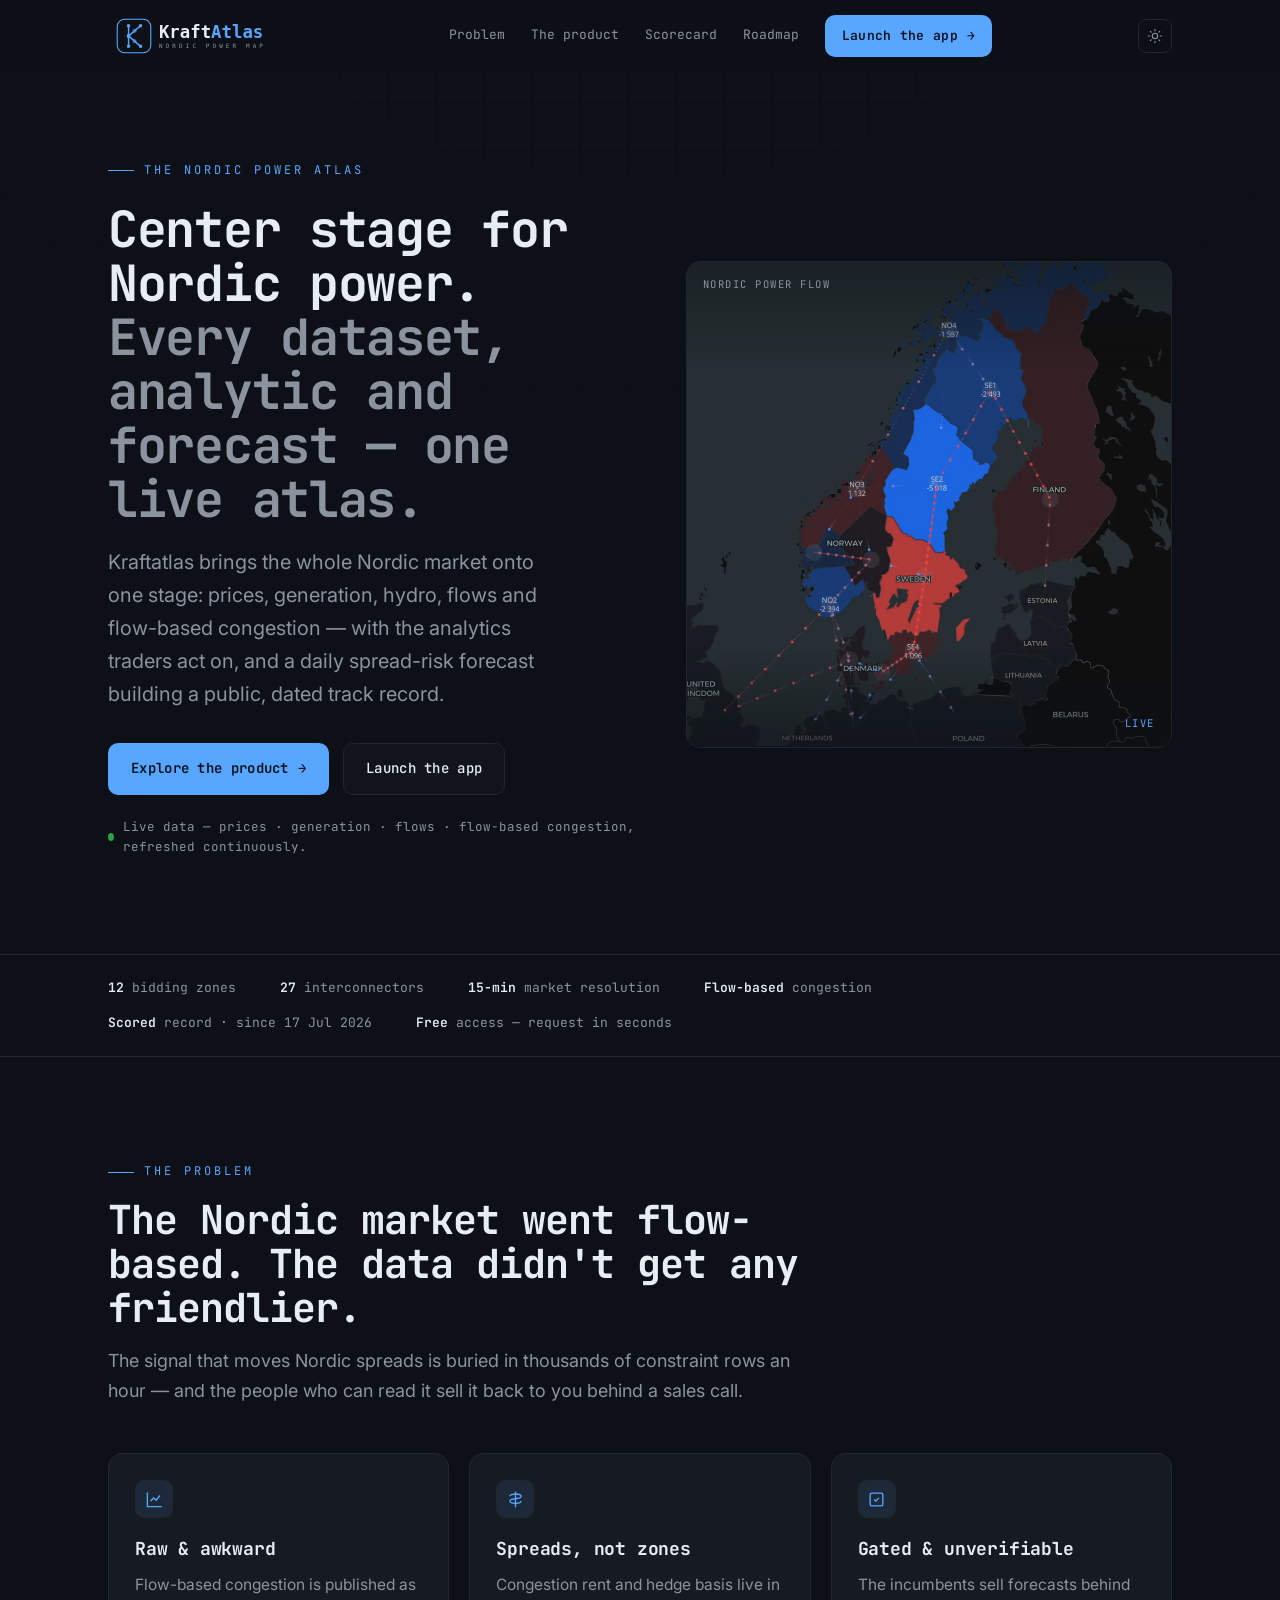
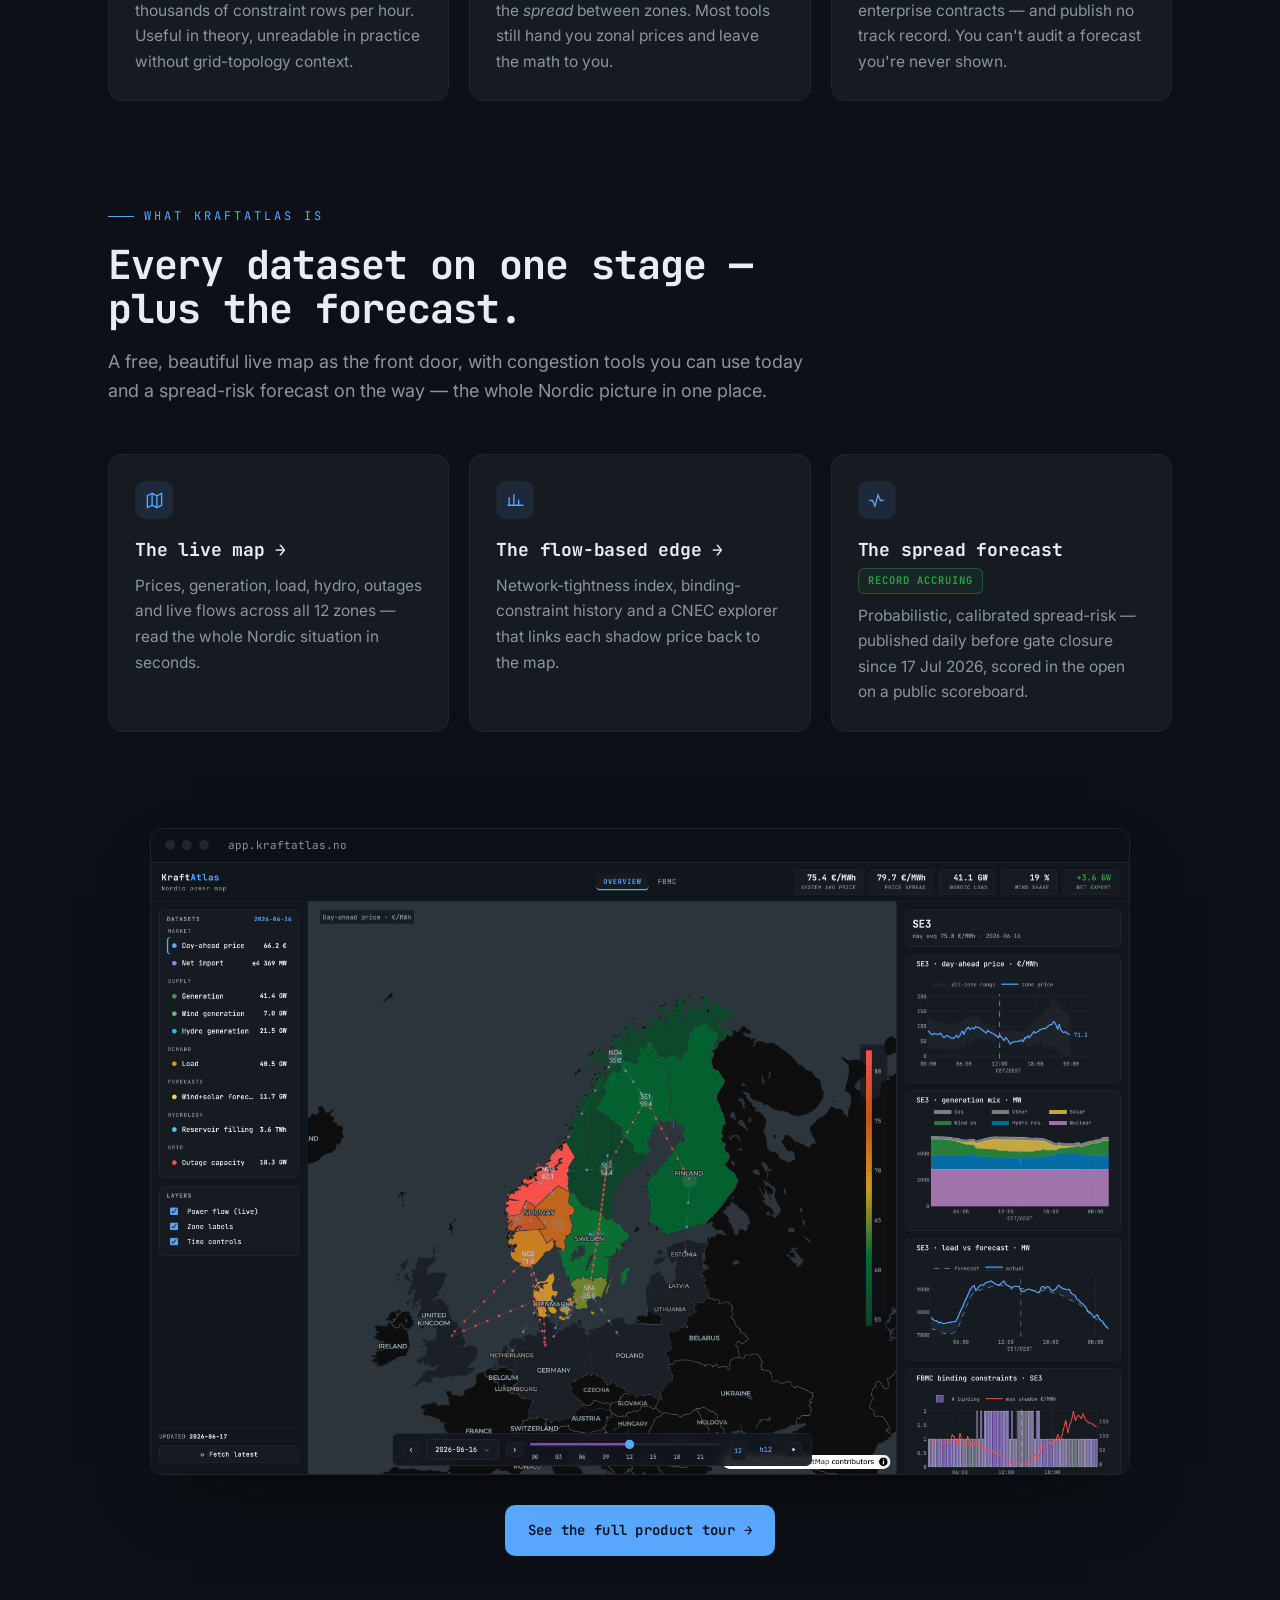
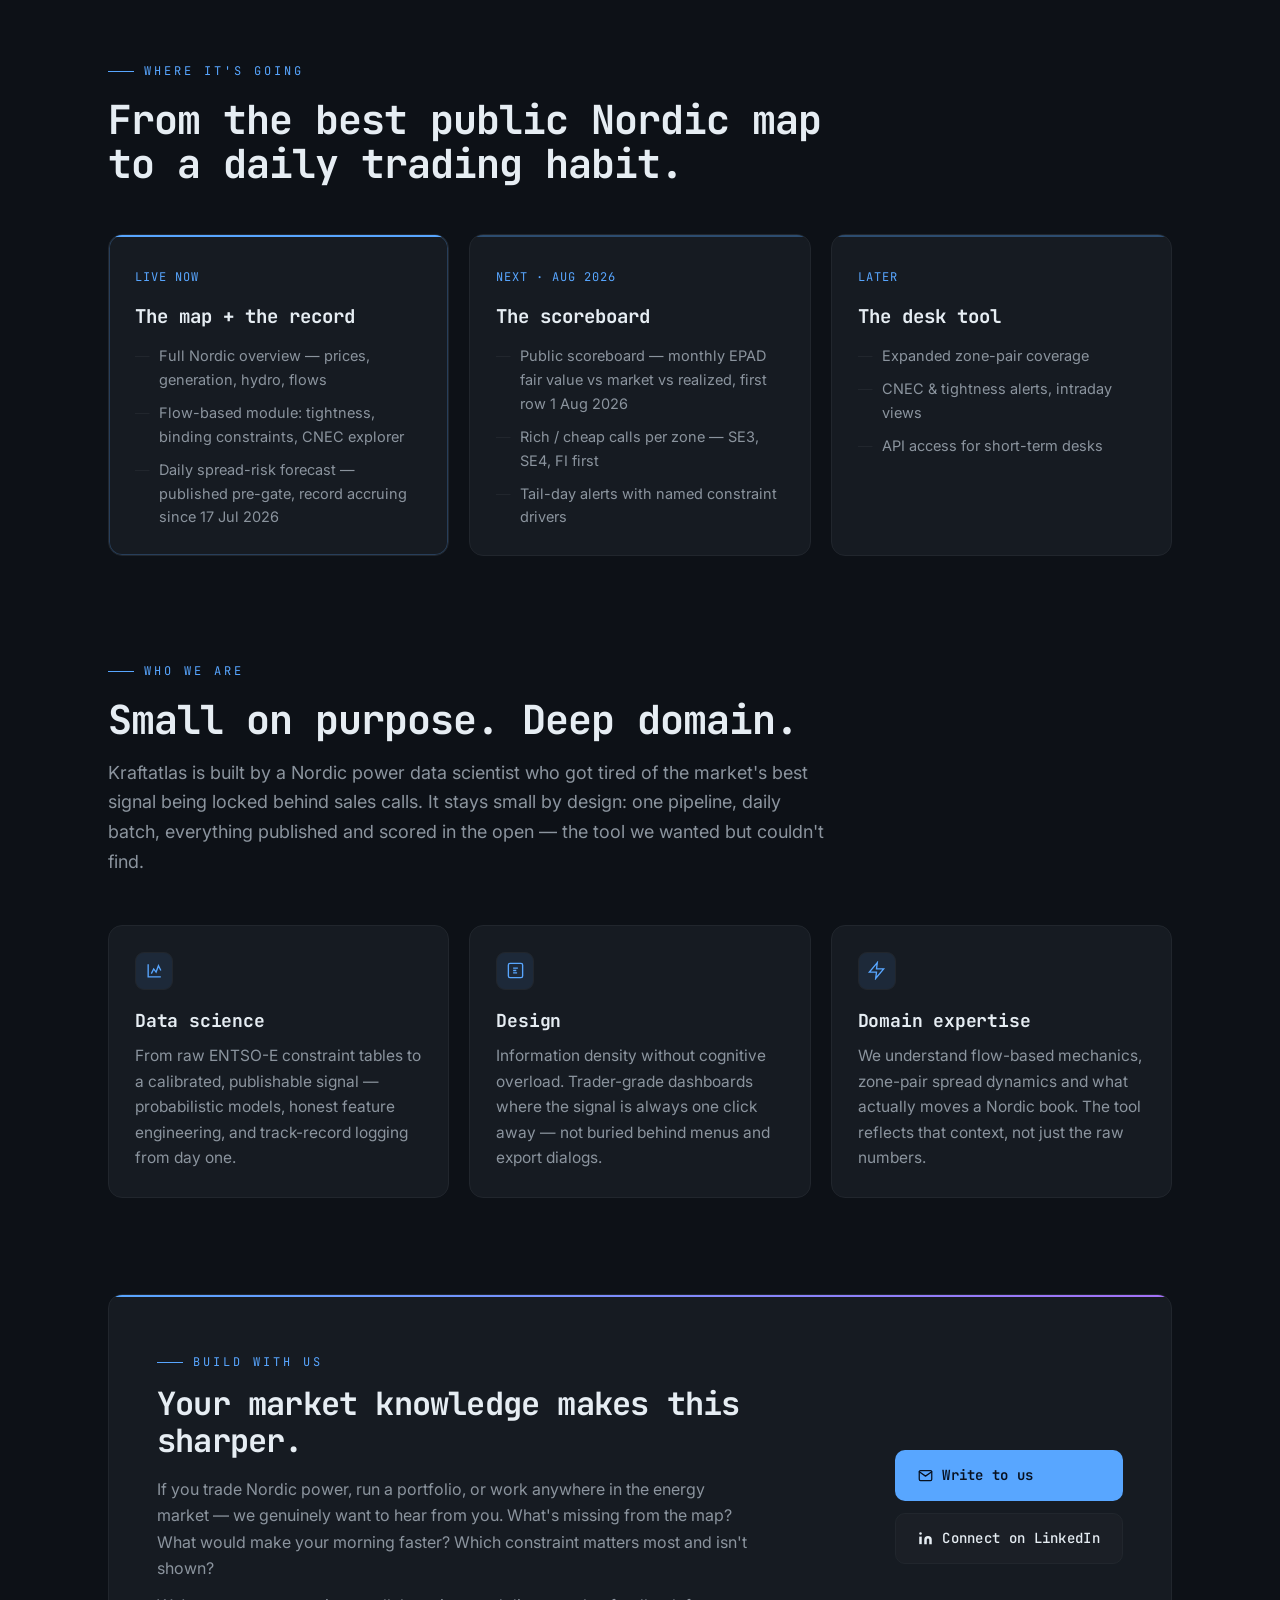
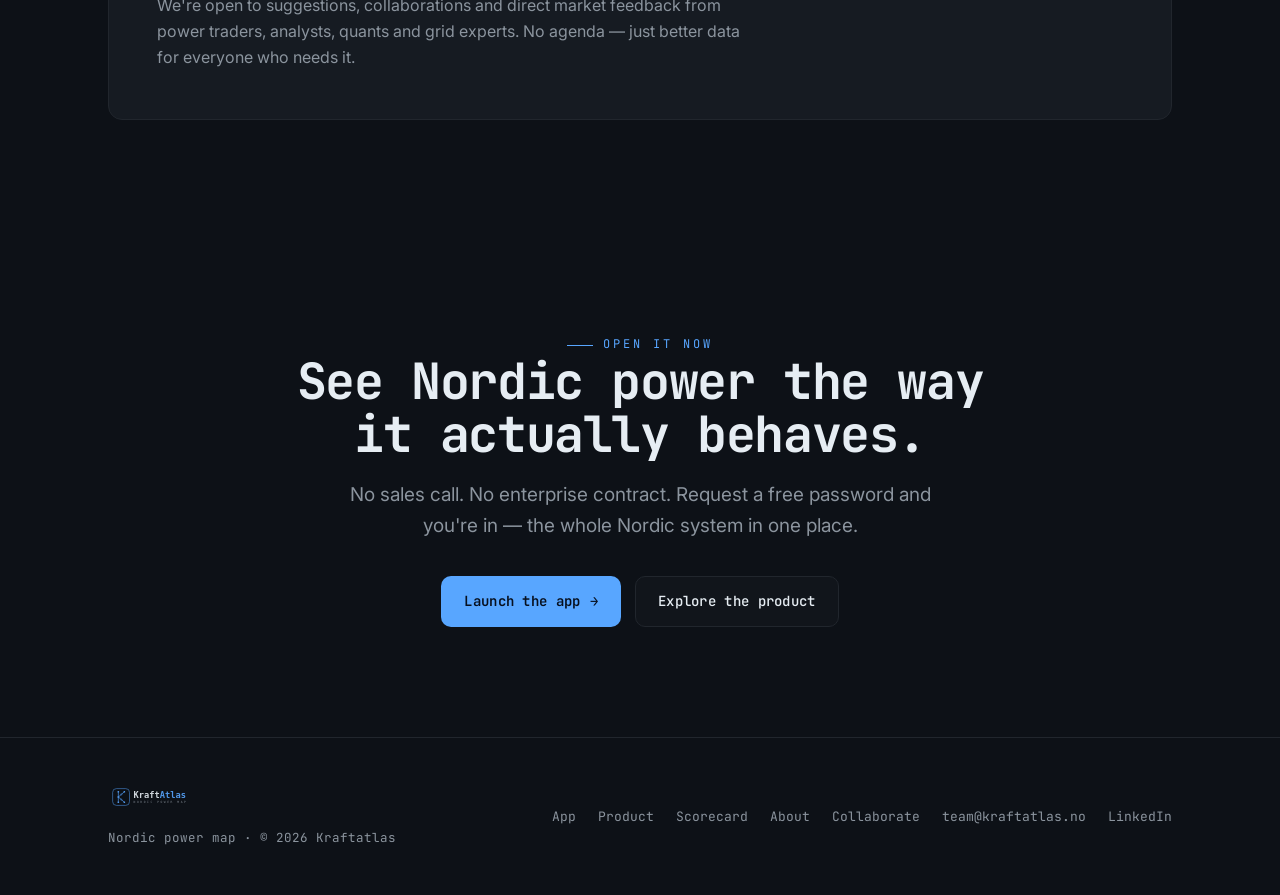
<file: index.html>
<!DOCTYPE html>
<html lang="en">
<head>
  <meta charset="UTF-8" />
  <meta name="viewport" content="width=device-width, initial-scale=1.0" />
  <title>Kraftatlas — Nordic Power Map</title>
  <meta name="description" content="Kraftatlas reads the Nordic power system in real time — generation, prices, flows, hydro and flow-based congestion — with daily spread-risk forecasts scored on a public record." />

  <meta property="og:type" content="website" />
  <meta property="og:title" content="Kraftatlas — Nordic Power Map" />
  <meta property="og:description" content="Live Nordic power intelligence: prices, flows, hydro and flow-based congestion — daily spread-risk forecasts scored on a public record." />
  <meta property="og:url" content="https://kraftatlas.no" />
  <meta property="og:image" content="https://kraftatlas.no/assets/img/dashboard-overview.png" />
  <meta name="twitter:card" content="summary_large_image" />

  <link rel="icon" type="image/svg+xml" href="/assets/brand/favicon.svg" />
  <link rel="apple-touch-icon" href="/assets/brand/favicon.svg" />
  <link rel="canonical" href="https://kraftatlas.no/" />

  <link rel="preconnect" href="https://fonts.googleapis.com" />
  <link rel="preconnect" href="https://fonts.gstatic.com" crossorigin />
  <link href="https://fonts.googleapis.com/css2?family=Inter:wght@400;500;600;700&family=JetBrains+Mono:wght@400;500;600;700&display=swap" rel="stylesheet" />
  <script>/* pre-paint theme apply — avoids a dark flash for light-theme users */
  try{if(localStorage.getItem("ka-theme")==="light")document.documentElement.setAttribute("data-theme","light")}catch(e){}</script>
  <link rel="stylesheet" href="/assets/css/style.css" />
</head>
<body>
  <header>
    <div class="wrap nav">
      <a class="logo" href="/" aria-label="Kraftatlas home"><img src="/assets/brand/logo-dark.svg" alt="Kraftatlas" /></a>
      <nav class="nav-links">
        <a class="link" href="#problem">Problem</a>
        <a class="link" href="/product/">The product</a>
        <a class="link" href="/scorecard/">Scorecard</a>
        <a class="link" href="#roadmap">Roadmap</a>
        <a class="btn btn-primary nav-cta" data-app href="https://app.kraftatlas.no">Launch the app <span class="arrow">→</span></a>
      </nav>
      <button class="theme-toggle" aria-label="Switch color theme" title="Switch color theme">
        <svg class="ico-sun" viewBox="0 0 24 24"><circle cx="12" cy="12" r="4"/><path d="M12 2v2M12 20v2M4.9 4.9l1.4 1.4M17.7 17.7l1.4 1.4M2 12h2M20 12h2M4.9 19.1l1.4-1.4M17.7 6.3l1.4-1.4"/></svg>
        <svg class="ico-moon" viewBox="0 0 24 24"><path d="M21 12.8A9 9 0 1 1 11.2 3a7 7 0 0 0 9.8 9.8Z"/></svg>
      </button>
      <button class="nav-hamburger" aria-label="Open menu" aria-expanded="false">
        <svg width="16" height="16" viewBox="0 0 16 16" fill="none"><path d="M2 3.5h12M2 8h12M2 12.5h12" stroke="currentColor" stroke-width="1.5" stroke-linecap="round"/></svg>
        Menu
      </button>
    </div>
  </header>

  <main id="top">
    <!-- ── HERO ─────────────────────────────────────────────── -->
    <section class="hero">
      <div class="wrap hero-grid">
        <div class="hero-copy">
          <span class="kicker">The Nordic power atlas</span>
          <h1>Center stage for<br />Nordic power.<br /><span class="soft">Every dataset, analytic and forecast — one live atlas.</span></h1>
          <p class="lead">Kraftatlas brings the whole Nordic market onto one stage: prices, generation, hydro, flows and flow-based congestion — with the analytics traders act on, and a daily spread-risk forecast building a public, dated track record.</p>
          <div class="hero-cta">
            <a class="btn btn-primary" href="/product/">Explore the product <span class="arrow">→</span></a>
            <a class="btn btn-ghost" data-app href="https://app.kraftatlas.no">Launch the app</a>
          </div>
          <div class="hero-note"><span class="pulse-dot"></span> Live data — prices · generation · flows · flow-based congestion, refreshed continuously.</div>
        </div>
        <div class="grid-stage" aria-hidden="true">
          <video class="flow-video" autoplay muted loop playsinline preload="metadata" poster="/assets/video/nordic-flow-poster.jpg">
            <source src="/assets/video/nordic-flow.webm" type="video/webm" />
            <source src="/assets/video/nordic-flow.mp4" type="video/mp4" />
          </video>
          <span class="corner tl mono">NORDIC POWER FLOW</span>
          <span class="corner br mono">LIVE</span>
        </div>
      </div>
    </section>

    <!-- ── TRUST STRIP ──────────────────────────────────────── -->
    <div class="strip">
      <div class="wrap">
        <span><b>12</b> bidding zones</span>
        <span><b>27</b> interconnectors</span>
        <span><b>15-min</b> market resolution</span>
        <span><b>Flow-based</b> congestion</span>
        <span><b>Scored</b> record · since 17 Jul 2026</span>
        <span><b>Free</b> access — request in seconds</span>
      </div>
    </div>

    <!-- ── PROBLEM ──────────────────────────────────────────── -->
    <section class="block" id="problem">
      <div class="wrap">
        <div class="section-head reveal">
          <span class="kicker">The problem</span>
          <h2>The Nordic market went flow-based. The data didn't get any friendlier.</h2>
          <p>The signal that moves Nordic spreads is buried in thousands of constraint rows an hour — and the people who can read it sell it back to you behind a sales call.</p>
        </div>
        <div class="cols">
          <div class="card reveal">
            <div class="ico"><svg viewBox="0 0 24 24"><path d="M3 3v18h18"/><path d="M7 14l4-4 3 3 5-6"/></svg></div>
            <h3>Raw &amp; awkward</h3>
            <p>Flow-based congestion is published as thousands of constraint rows per hour. Useful in theory, unreadable in practice without grid-topology context.</p>
          </div>
          <div class="card reveal">
            <div class="ico"><svg viewBox="0 0 24 24"><path d="M12 2v20"/><path d="M5 8c0-2 3-3 7-3s7 1 7 3-3 3-7 3-7 1-7 3 3 3 7 3 7-1 7-3"/></svg></div>
            <h3>Spreads, not zones</h3>
            <p>Congestion rent and hedge basis live in the <em>spread</em> between zones. Most tools still hand you zonal prices and leave the math to you.</p>
          </div>
          <div class="card reveal">
            <div class="ico"><svg viewBox="0 0 24 24"><rect x="4" y="4" width="16" height="16" rx="2"/><path d="M9 12l2 2 4-4"/></svg></div>
            <h3>Gated &amp; unverifiable</h3>
            <p>The incumbents sell forecasts behind enterprise contracts — and publish no track record. You can't audit a forecast you're never shown.</p>
          </div>
        </div>
      </div>
    </section>

    <!-- ── WHAT IT IS (3 pillars) ───────────────────────────── -->
    <section class="block" id="what" style="padding-top:0;">
      <div class="wrap">
        <div class="section-head reveal">
          <span class="kicker">What Kraftatlas is</span>
          <h2>Every dataset on one stage — plus the forecast.</h2>
          <p>A free, beautiful live map as the front door, with congestion tools you can use today and a spread-risk forecast on the way — the whole Nordic picture in one place.</p>
        </div>
        <div class="cols">
          <a class="card reveal" href="/product/#map">
            <div class="ico"><svg viewBox="0 0 24 24"><path d="M9 3 3 6v15l6-3 6 3 6-3V3l-6 3-6-3Z"/><path d="M9 3v15M15 6v15"/></svg></div>
            <h3>The live map →</h3>
            <p>Prices, generation, load, hydro, outages and live flows across all 12 zones — read the whole Nordic situation in seconds.</p>
          </a>
          <a class="card reveal" href="/product/#fbmc">
            <div class="ico"><svg viewBox="0 0 24 24"><path d="M4 18V8M10 18V4M16 18v-7M22 18H2"/></svg></div>
            <h3>The flow-based edge →</h3>
            <p>Network-tightness index, binding-constraint history and a CNEC explorer that links each shadow price back to the map.</p>
          </a>
          <a class="card reveal" href="/scorecard/">
            <div class="ico"><svg viewBox="0 0 24 24"><path d="M3 12h4l3 7 4-14 3 7h4"/></svg></div>
            <h3>The spread forecast <span class="badge-live">Record accruing</span></h3>
            <p>Probabilistic, calibrated spread-risk — published daily before gate closure since 17 Jul 2026, scored in the open on a public scoreboard.</p>
          </a>
        </div>
      </div>
    </section>

    <!-- ── TEASER SHOT ──────────────────────────────────────── -->
    <section class="block" style="padding-top:0;">
      <div class="wrap">
        <div class="shot reveal" style="max-width:980px;margin:0 auto;">
          <div class="bar"><i></i><i></i><i></i><span class="addr mono">app.kraftatlas.no</span></div>
          <img src="/assets/img/dashboard-overview.png" alt="Kraftatlas dashboard — Nordic map with prices, flows and per-zone detail panels" loading="lazy" />
        </div>
        <div class="hero-cta reveal" style="justify-content:center;margin-top:30px;">
          <a class="btn btn-primary" href="/product/">See the full product tour <span class="arrow">→</span></a>
        </div>
      </div>
    </section>

    <!-- ── ROADMAP ──────────────────────────────────────────── -->
    <section class="block" id="roadmap" style="padding-top:0;">
      <div class="wrap">
        <div class="section-head reveal">
          <span class="kicker">Where it's going</span>
          <h2>From the best public Nordic map to a daily trading habit.</h2>
        </div>
        <div class="timeline">
          <div class="phase now reveal">
            <span class="when mono">LIVE NOW</span>
            <h3>The map + the record</h3>
            <ul>
              <li>Full Nordic overview — prices, generation, hydro, flows</li>
              <li>Flow-based module: tightness, binding constraints, CNEC explorer</li>
              <li>Daily spread-risk forecast — published pre-gate, record accruing since 17 Jul 2026</li>
            </ul>
          </div>
          <div class="phase reveal">
            <span class="when mono">NEXT · AUG 2026</span>
            <h3>The scoreboard</h3>
            <ul>
              <li>Public scoreboard — monthly EPAD fair value vs market vs realized, first row 1 Aug 2026</li>
              <li>Rich / cheap calls per zone — SE3, SE4, FI first</li>
              <li>Tail-day alerts with named constraint drivers</li>
            </ul>
          </div>
          <div class="phase reveal">
            <span class="when mono">LATER</span>
            <h3>The desk tool</h3>
            <ul>
              <li>Expanded zone-pair coverage</li>
              <li>CNEC &amp; tightness alerts, intraday views</li>
              <li>API access for short-term desks</li>
            </ul>
          </div>
        </div>
      </div>
    </section>

    <!-- ── WHO WE ARE ─────────────────────────────────────────── -->
    <section class="block" id="about" style="padding-top:0;">
      <div class="wrap">
        <div class="section-head reveal">
          <span class="kicker">Who we are</span>
          <h2>Small on purpose. Deep domain.</h2>
          <p>Kraftatlas is built by a Nordic power data scientist who got tired of the market's best signal being locked behind sales calls. It stays small by design: one pipeline, daily batch, everything published and scored in the open — the tool we wanted but couldn't find.</p>
        </div>
        <div class="cols">
          <div class="card reveal">
            <div class="ico"><svg viewBox="0 0 24 24"><path d="M4 4v16h16"/><path d="M8 16l3-6 3 4 3-8 3 6"/></svg></div>
            <h3>Data science</h3>
            <p>From raw ENTSO-E constraint tables to a calibrated, publishable signal — probabilistic models, honest feature engineering, and track-record logging from day one.</p>
          </div>
          <div class="card reveal">
            <div class="ico"><svg viewBox="0 0 24 24"><rect x="3" y="3" width="18" height="18" rx="2"/><path d="M9 9h6M9 12h4M9 15h5"/></svg></div>
            <h3>Design</h3>
            <p>Information density without cognitive overload. Trader-grade dashboards where the signal is always one click away — not buried behind menus and export dialogs.</p>
          </div>
          <div class="card reveal">
            <div class="ico"><svg viewBox="0 0 24 24"><path d="M13 2L3 14h9l-1 8 10-12h-9l1-8Z"/></svg></div>
            <h3>Domain expertise</h3>
            <p>We understand flow-based mechanics, zone-pair spread dynamics and what actually moves a Nordic book. The tool reflects that context, not just the raw numbers.</p>
          </div>
        </div>
      </div>
    </section>

    <!-- ── COLLABORATE ────────────────────────────────────────── -->
    <section class="block" id="collaborate" style="padding-top:0;">
      <div class="wrap">
        <div class="collab-card reveal">
          <div class="collab-copy">
            <span class="kicker">Build with us</span>
            <h2>Your market knowledge makes this sharper.</h2>
            <p>If you trade Nordic power, run a portfolio, or work anywhere in the energy market — we genuinely want to hear from you. What's missing from the map? What would make your morning faster? Which constraint matters most and isn't shown?</p>
            <p>We're open to suggestions, collaborations and direct market feedback from power traders, analysts, quants and grid experts. No agenda — just better data for everyone who needs it.</p>
          </div>
          <div class="collab-actions">
            <a href="mailto:team@kraftatlas.no" class="btn btn-primary">
              <svg width="15" height="15" viewBox="0 0 24 24" fill="none" stroke="currentColor" stroke-width="2" stroke-linecap="round" stroke-linejoin="round"><path d="M4 4h16c1.1 0 2 .9 2 2v12c0 1.1-.9 2-2 2H4c-1.1 0-2-.9-2-2V6c0-1.1.9-2 2-2z"/><polyline points="22,6 12,13 2,6"/></svg>
              Write to us
            </a>
            <a href="https://www.linkedin.com/company/kraft-atlas" class="btn btn-ghost" target="_blank" rel="noopener">
              <svg width="15" height="15" viewBox="0 0 24 24" fill="currentColor"><path d="M16 8a6 6 0 0 1 6 6v7h-4v-7a2 2 0 0 0-2-2 2 2 0 0 0-2 2v7h-4v-7a6 6 0 0 1 6-6z"/><rect x="2" y="9" width="4" height="12"/><circle cx="4" cy="4" r="2"/></svg>
              Connect on LinkedIn
            </a>
          </div>
        </div>
      </div>
    </section>

    <!-- ── CTA BAND ─────────────────────────────────────────── -->
    <section class="cta-band">
      <div class="wrap">
        <span class="kicker reveal" style="justify-content:center;">Open it now</span>
        <h2 class="reveal">See Nordic power the way<br />it actually behaves.</h2>
        <p class="reveal">No sales call. No enterprise contract. Request a free password and you're in — the whole Nordic system in one place.</p>
        <div class="hero-cta reveal">
          <a class="btn btn-primary" data-app href="https://app.kraftatlas.no">Launch the app <span class="arrow">→</span></a>
          <a class="btn btn-ghost" href="/product/">Explore the product</a>
        </div>
      </div>
    </section>
  </main>

  <footer>
    <div class="wrap foot">
      <div>
        <img src="/assets/brand/logo-dark.svg" alt="Kraftatlas" />
        <div class="meta" style="margin-top:10px;">Nordic power map · © <span id="year">2026</span> Kraftatlas</div>
      </div>
      <nav class="foot-links">
        <a class="link" data-app href="https://app.kraftatlas.no">App</a>
        <a class="link" href="/product/">Product</a>
        <a class="link" href="/scorecard/">Scorecard</a>
        <a class="link" href="#about">About</a>
        <a class="link" href="#collaborate">Collaborate</a>
        <a class="link" href="mailto:team@kraftatlas.no">team@kraftatlas.no</a>
        <a class="link" href="https://www.linkedin.com/company/kraft-atlas" target="_blank" rel="noopener">LinkedIn</a>
      </nav>
    </div>
  </footer>

  <script src="/assets/js/main.js" defer></script>
</body>
</html>
</file>
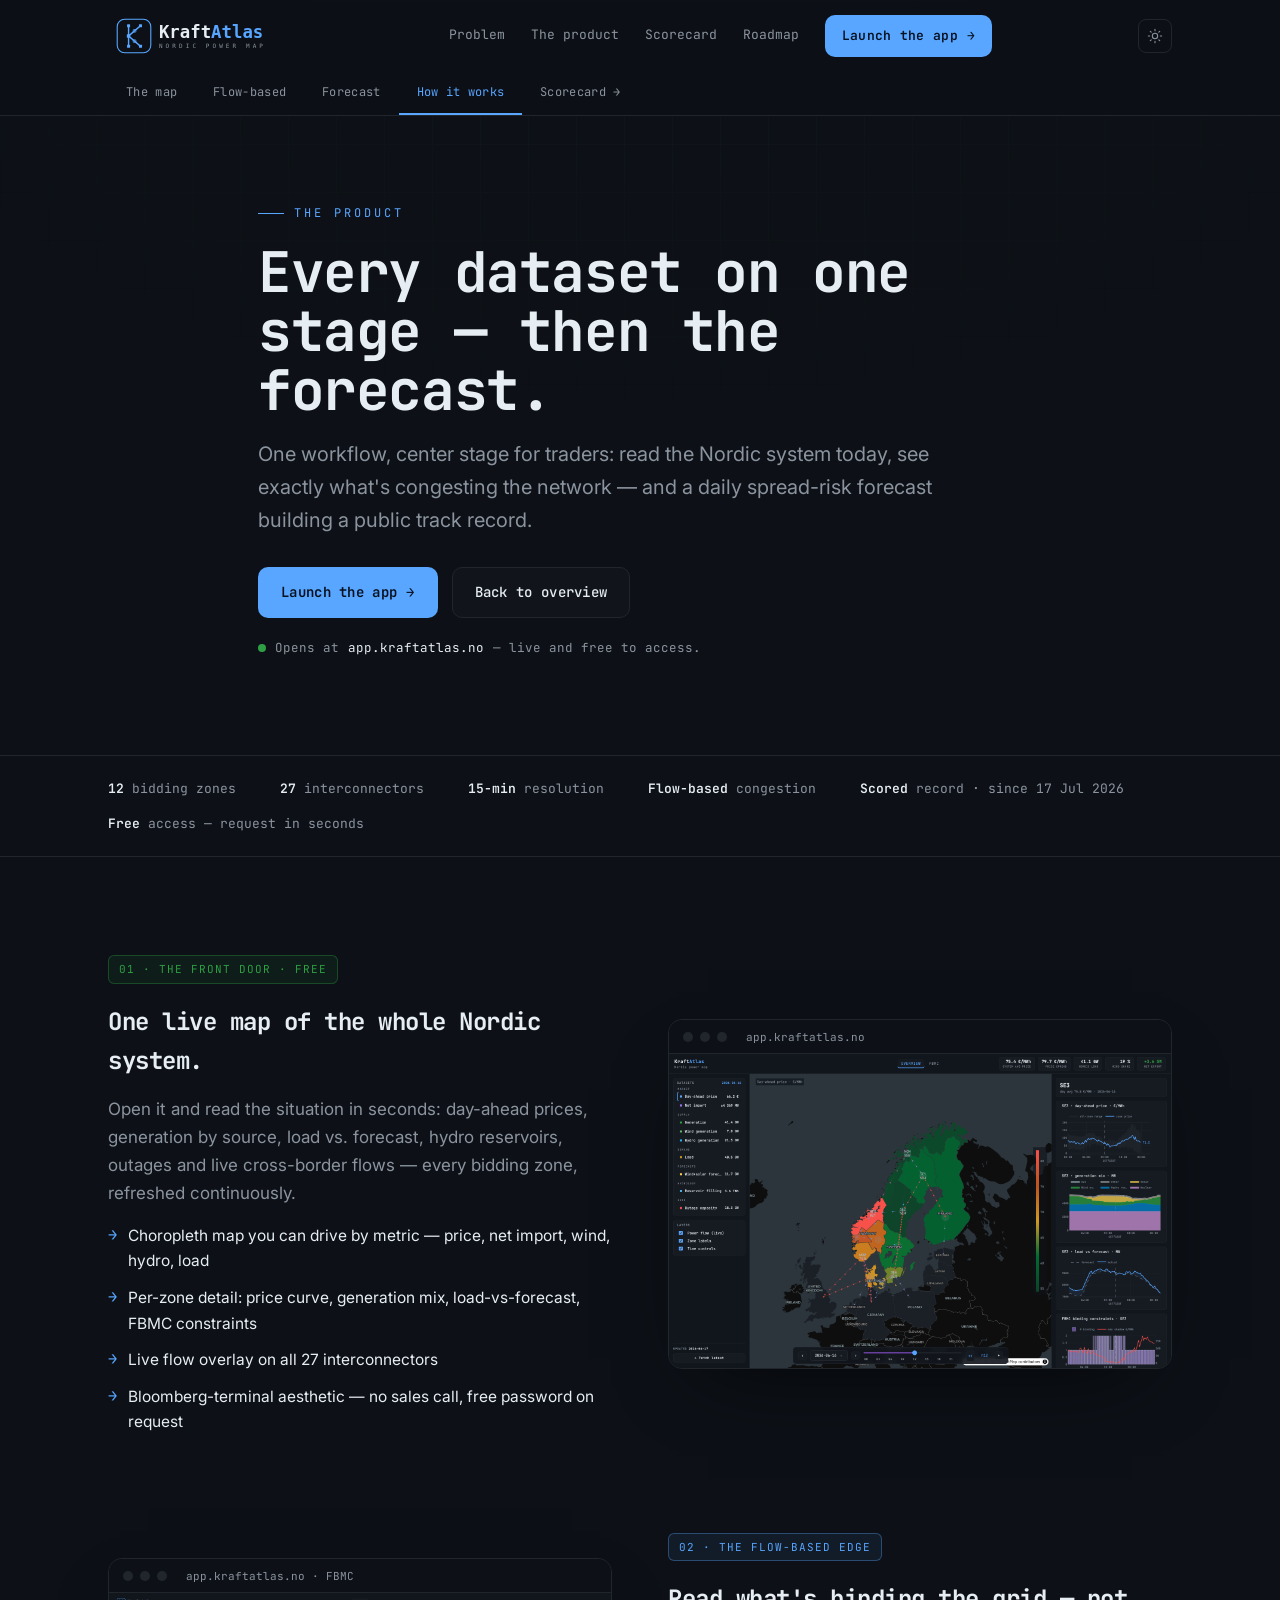
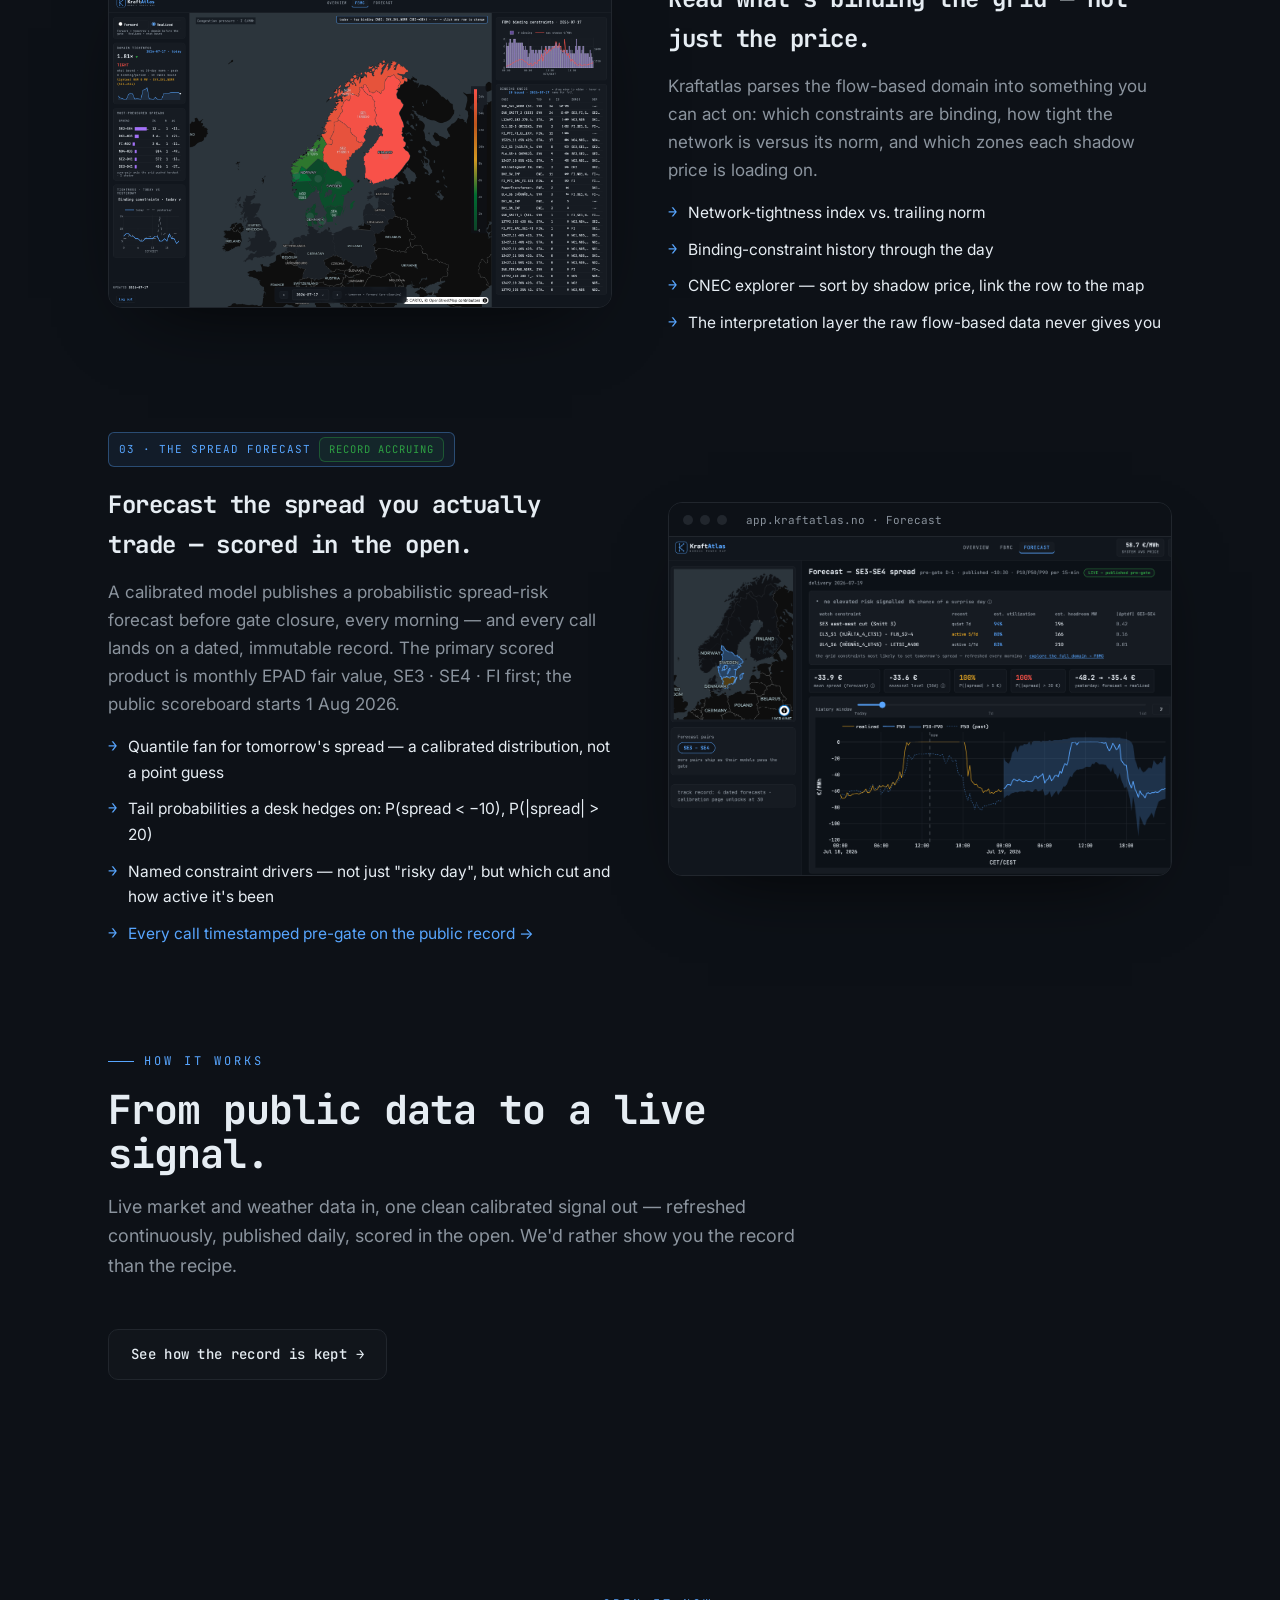
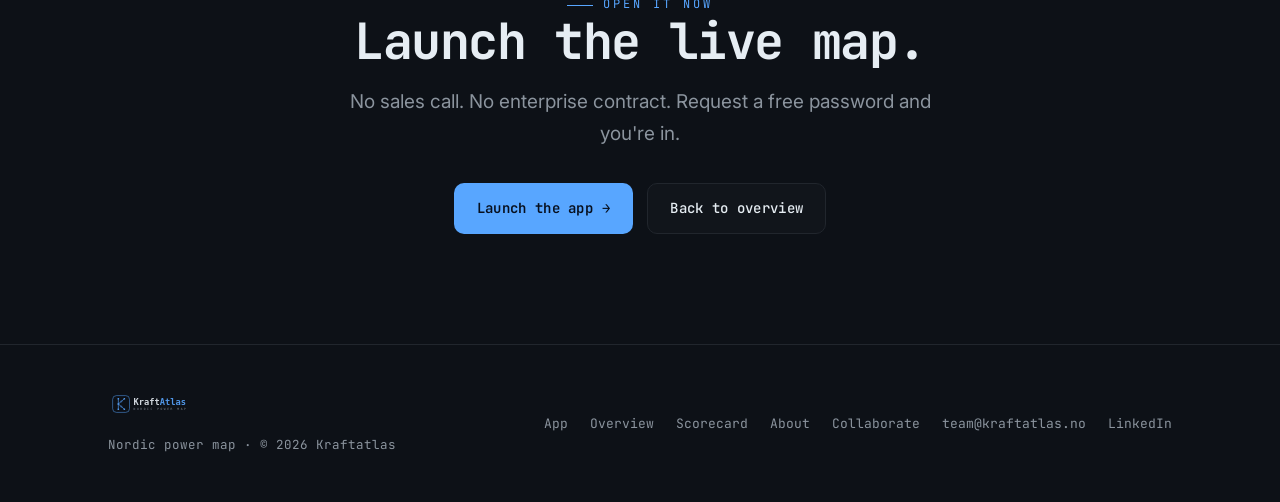
<file: product/index.html>
<!DOCTYPE html>
<html lang="en">
<head>
  <meta charset="UTF-8" />
  <meta name="viewport" content="width=device-width, initial-scale=1.0" />
  <title>Kraftatlas — The product</title>
  <meta name="description" content="A guided tour of Kraftatlas: the live Nordic map, the flow-based congestion module, and daily spread-risk forecasts scored on a public record." />

  <meta property="og:type" content="website" />
  <meta property="og:title" content="Kraftatlas — The product" />
  <meta property="og:description" content="The live Nordic map and flow-based congestion analytics — daily spread-risk forecasts scored on a public record." />
  <meta property="og:url" content="https://kraftatlas.no/product/" />
  <meta property="og:image" content="https://kraftatlas.no/assets/img/dashboard-fbmc.png" />
  <meta name="twitter:card" content="summary_large_image" />

  <link rel="icon" type="image/svg+xml" href="/assets/brand/favicon.svg" />
  <link rel="apple-touch-icon" href="/assets/brand/favicon.svg" />
  <link rel="canonical" href="https://kraftatlas.no/product/" />

  <link rel="preconnect" href="https://fonts.googleapis.com" />
  <link rel="preconnect" href="https://fonts.gstatic.com" crossorigin />
  <link href="https://fonts.googleapis.com/css2?family=Inter:wght@400;500;600;700&family=JetBrains+Mono:wght@400;500;600;700&display=swap" rel="stylesheet" />
  <script>/* pre-paint theme apply — avoids a dark flash for light-theme users */
  try{if(localStorage.getItem("ka-theme")==="light")document.documentElement.setAttribute("data-theme","light")}catch(e){}</script>
  <link rel="stylesheet" href="/assets/css/style.css" />
</head>
<body>
  <header>
    <div class="wrap nav">
      <a class="logo" href="/" aria-label="Kraftatlas home"><img src="/assets/brand/logo-dark.svg" alt="Kraftatlas" /></a>
      <nav class="nav-links">
        <a class="link" href="/#problem">Problem</a>
        <a class="link" href="/product/">The product</a>
        <a class="link" href="/scorecard/">Scorecard</a>
        <a class="link" href="/#roadmap">Roadmap</a>
        <a class="btn btn-primary nav-cta" data-app href="https://app.kraftatlas.no">Launch the app <span class="arrow">→</span></a>
      </nav>
      <button class="theme-toggle" aria-label="Switch color theme" title="Switch color theme">
        <svg class="ico-sun" viewBox="0 0 24 24"><circle cx="12" cy="12" r="4"/><path d="M12 2v2M12 20v2M4.9 4.9l1.4 1.4M17.7 17.7l1.4 1.4M2 12h2M20 12h2M4.9 19.1l1.4-1.4M17.7 6.3l1.4-1.4"/></svg>
        <svg class="ico-moon" viewBox="0 0 24 24"><path d="M21 12.8A9 9 0 1 1 11.2 3a7 7 0 0 0 9.8 9.8Z"/></svg>
      </button>
      <button class="nav-hamburger" aria-label="Open menu" aria-expanded="false">
        <svg width="16" height="16" viewBox="0 0 16 16" fill="none"><path d="M2 3.5h12M2 8h12M2 12.5h12" stroke="currentColor" stroke-width="1.5" stroke-linecap="round"/></svg>
        Menu
      </button>
    </div>
  </header>

  <!-- Section tabs — sticky below the main header -->
  <nav class="subnav" aria-label="Product sections">
    <div class="wrap">
      <a href="#map">The map</a>
      <a href="#fbmc">Flow-based</a>
      <a href="#forecast">Forecast</a>
      <a href="#how">How it works</a>
      <a href="/scorecard/">Scorecard →</a>
    </div>
  </nav>

  <main id="top">
    <!-- ── PRODUCT HERO ─────────────────────────────────────── -->
    <section class="hero">
      <div class="wrap" style="max-width:820px;">
        <span class="kicker reveal">The product</span>
        <h1 class="reveal" style="font-size:clamp(34px,5vw,56px);line-height:1.05;letter-spacing:-1.4px;font-weight:700;margin:20px 0 18px;">Every dataset on one stage — then the forecast.</h1>
        <p class="reveal" style="font-size:clamp(17px,2vw,20px);color:var(--dim);max-width:54ch;margin-bottom:30px;">One workflow, center stage for traders: read the Nordic system today, see exactly what's congesting the network — and a daily spread-risk forecast building a public track record.</p>
        <div class="hero-cta reveal">
          <a class="btn btn-primary" data-app href="https://app.kraftatlas.no">Launch the app <span class="arrow">→</span></a>
          <a class="btn btn-ghost" href="/">Back to overview</a>
        </div>
        <div class="hero-note reveal" style="margin-top:20px;"><span class="pulse-dot"></span> Opens at <span class="mono" style="color:var(--text);">app.kraftatlas.no</span> — live and free to access.</div>
      </div>
    </section>

    <div class="strip">
      <div class="wrap">
        <span><b>12</b> bidding zones</span>
        <span><b>27</b> interconnectors</span>
        <span><b>15-min</b> resolution</span>
        <span><b>Flow-based</b> congestion</span>
        <span><b>Scored</b> record · since 17 Jul 2026</span>
        <span><b>Free</b> access — request in seconds</span>
      </div>
    </div>

    <!-- ── 1 · THE LIVE MAP ─────────────────────────────────── -->
    <section class="block" id="map">
      <div class="wrap">
        <div class="showcase">
          <div class="copy reveal">
            <span class="tag free">01 · The front door · free</span>
            <h3>One live map of the whole Nordic system.</h3>
            <p>Open it and read the situation in seconds: day-ahead prices, generation by source, load vs. forecast, hydro reservoirs, outages and live cross-border flows — every bidding zone, refreshed continuously.</p>
            <ul class="feature-list">
              <li>Choropleth map you can drive by metric — price, net import, wind, hydro, load</li>
              <li>Per-zone detail: price curve, generation mix, load-vs-forecast, FBMC constraints</li>
              <li>Live flow overlay on all 27 interconnectors</li>
              <li>Bloomberg-terminal aesthetic — no sales call, free password on request</li>
            </ul>
          </div>
          <div class="shot reveal">
            <div class="bar"><i></i><i></i><i></i><span class="addr mono">app.kraftatlas.no</span></div>
            <img src="/assets/img/dashboard-overview.png" alt="Kraftatlas dashboard — Nordic map with prices, flows and per-zone detail panels" loading="lazy" />
          </div>
        </div>
      </div>
    </section>

    <!-- ── 2 · FLOW-BASED ───────────────────────────────────── -->
    <section class="block" id="fbmc" style="padding-top:0;">
      <div class="wrap">
        <div class="showcase flip">
          <div class="copy reveal">
            <span class="tag edge">02 · The flow-based edge</span>
            <h3>Read what's binding the grid — not just the price.</h3>
            <p>Kraftatlas parses the flow-based domain into something you can act on: which constraints are binding, how tight the network is versus its norm, and which zones each shadow price is loading on.</p>
            <ul class="feature-list">
              <li>Network-tightness index vs. trailing norm</li>
              <li>Binding-constraint history through the day</li>
              <li>CNEC explorer — sort by shadow price, link the row to the map</li>
              <li>The interpretation layer the raw flow-based data never gives you</li>
            </ul>
          </div>
          <div class="shot reveal">
            <div class="bar"><i></i><i></i><i></i><span class="addr mono">app.kraftatlas.no · FBMC</span></div>
            <img src="/assets/img/dashboard-fbmc.png" alt="Kraftatlas FBMC module — network tightness index, binding-constraint history and CNEC table" loading="lazy" />
          </div>
        </div>
      </div>
    </section>

    <!-- ── 3 · FORECAST ─────────────────────────────────────── -->
    <section class="block" id="forecast" style="padding-top:0;">
      <div class="wrap">
        <div class="showcase">
          <div class="copy reveal">
            <span class="tag edge">03 · The spread forecast <span class="badge-live">Record accruing</span></span>
            <h3>Forecast the spread you actually trade — scored in the open.</h3>
            <p>A calibrated model publishes a probabilistic spread-risk forecast before gate closure, every morning — and every call lands on a dated, immutable record. The primary scored product is monthly EPAD fair value, SE3 · SE4 · FI first; the public scoreboard starts 1 Aug 2026.</p>
            <ul class="feature-list">
              <li>Quantile fan for tomorrow's spread — a calibrated distribution, not a point guess</li>
              <li>Tail probabilities a desk hedges on: P(spread &lt; −10), P(|spread| &gt; 20)</li>
              <li>Named constraint drivers — not just "risky day", but which cut and how active it's been</li>
              <li><a href="/scorecard/" style="color:var(--accent);">Every call timestamped pre-gate on the public record →</a></li>
            </ul>
          </div>
          <div class="shot reveal">
            <div class="bar"><i></i><i></i><i></i><span class="addr mono">app.kraftatlas.no · Forecast</span></div>
            <img src="/assets/img/dashboard-forecast.png" alt="Kraftatlas forecast module — spread-risk fan with realized overlay, elevated-risk alert with named constraint drivers, and delivery-day context" loading="lazy" />
          </div>
        </div>
      </div>
    </section>

    <!-- ── HOW IT WORKS ─────────────────────────────────────── -->
    <section class="block" id="how" style="padding-top:0;">
      <div class="wrap">
        <div class="section-head reveal">
          <span class="kicker">How it works</span>
          <h2>From public data to a live signal.</h2>
          <p>Live market and weather data in, one clean calibrated signal out — refreshed continuously, published daily, scored in the open. We'd rather show you the record than the recipe.</p>
        </div>
        <div class="hero-cta reveal">
          <a class="btn btn-ghost" href="/scorecard/">See how the record is kept <span class="arrow">→</span></a>
        </div>
      </div>
    </section>

    <!-- ── LAUNCH CTA ───────────────────────────────────────── -->
    <section class="cta-band">
      <div class="wrap">
        <span class="kicker reveal" style="justify-content:center;">Open it now</span>
        <h2 class="reveal">Launch the live map.</h2>
        <p class="reveal">No sales call. No enterprise contract. Request a free password and you're in.</p>
        <div class="hero-cta reveal">
          <a class="btn btn-primary" data-app href="https://app.kraftatlas.no">Launch the app <span class="arrow">→</span></a>
          <a class="btn btn-ghost" href="/">Back to overview</a>
        </div>
      </div>
    </section>
  </main>

  <footer>
    <div class="wrap foot">
      <div>
        <img src="/assets/brand/logo-dark.svg" alt="Kraftatlas" />
        <div class="meta" style="margin-top:10px;">Nordic power map · © <span id="year">2026</span> Kraftatlas</div>
      </div>
      <nav class="foot-links">
        <a class="link" data-app href="https://app.kraftatlas.no">App</a>
        <a class="link" href="/">Overview</a>
        <a class="link" href="/scorecard/">Scorecard</a>
        <a class="link" href="/#about">About</a>
        <a class="link" href="/#collaborate">Collaborate</a>
        <a class="link" href="mailto:team@kraftatlas.no">team@kraftatlas.no</a>
        <a class="link" href="https://www.linkedin.com/company/kraft-atlas" target="_blank" rel="noopener">LinkedIn</a>
      </nav>
    </div>
  </footer>

  <script src="/assets/js/main.js" defer></script>
</body>
</html>
</file>
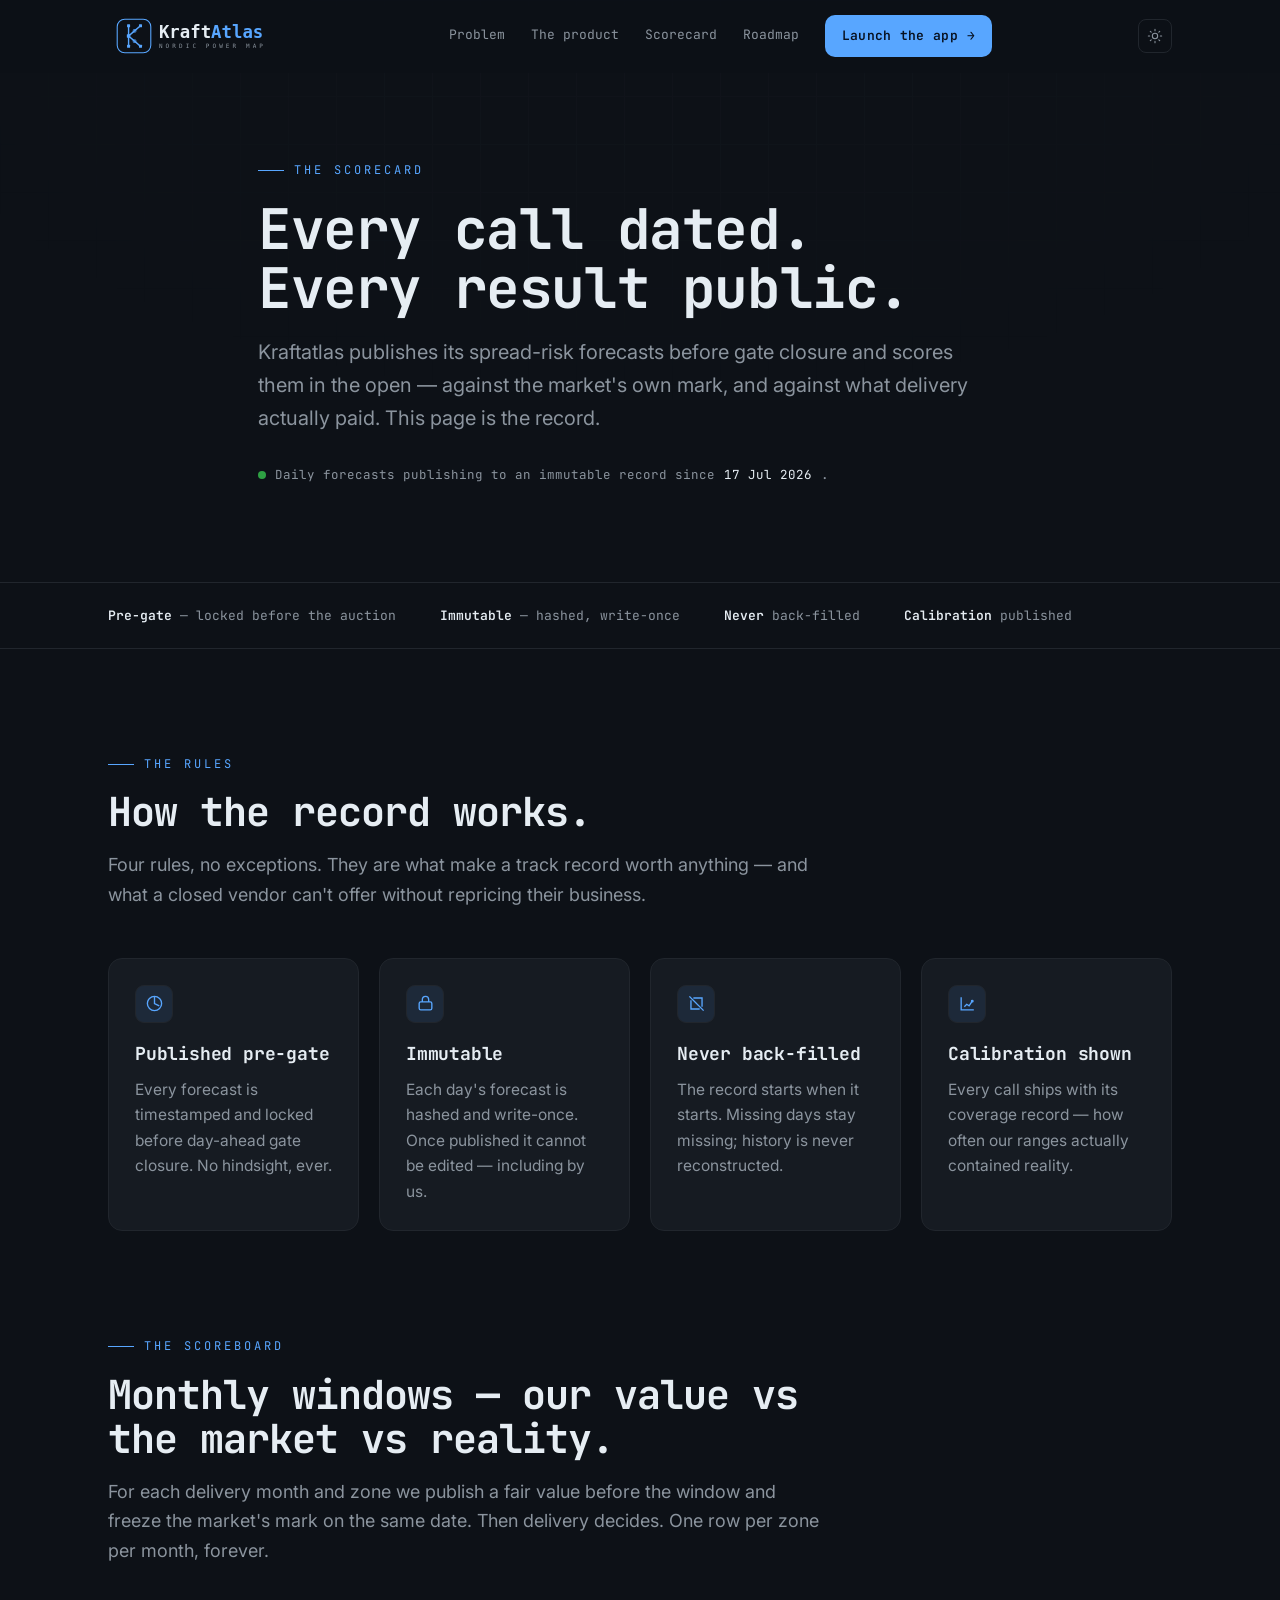
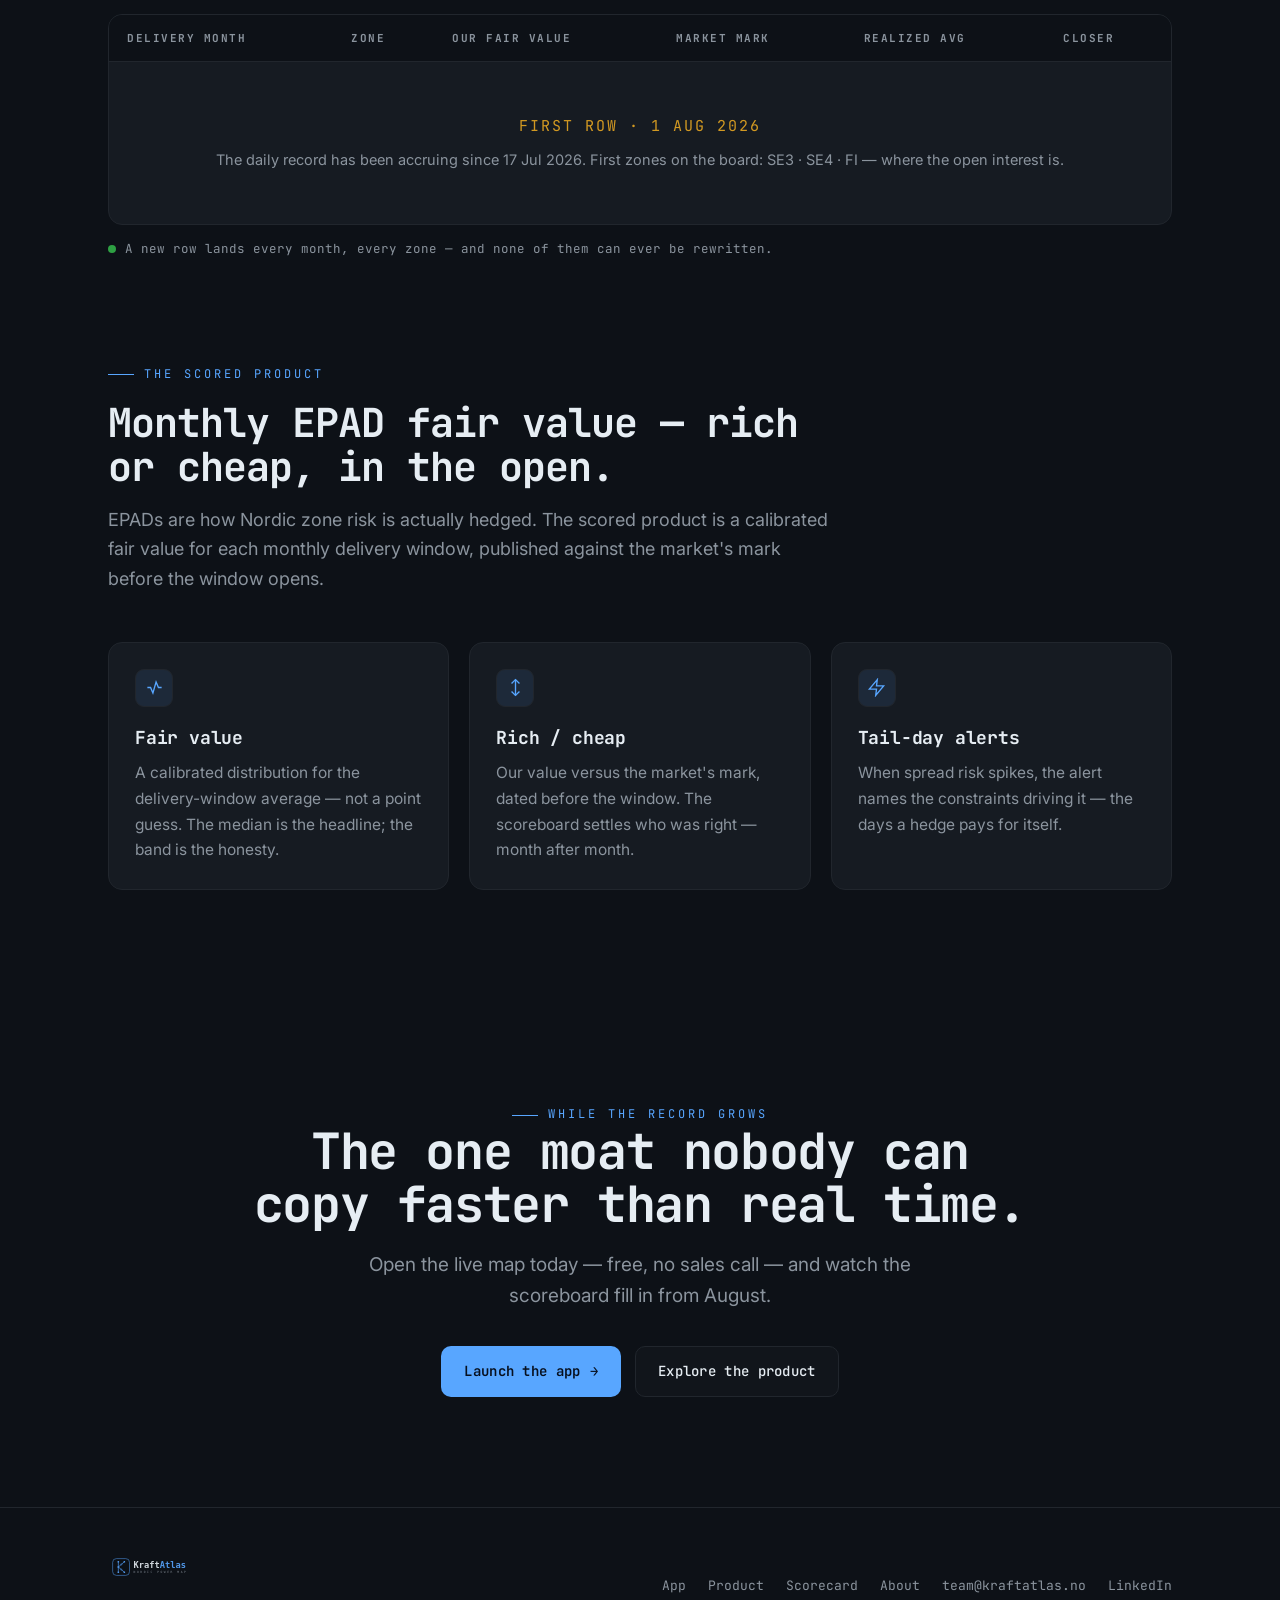
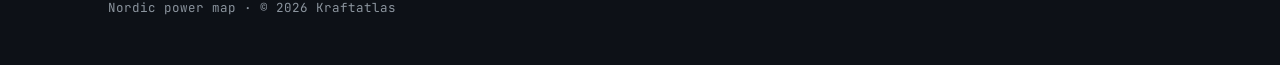
<file: scorecard/index.html>
<!DOCTYPE html>
<html lang="en">
<head>
  <meta charset="UTF-8" />
  <meta name="viewport" content="width=device-width, initial-scale=1.0" />
  <title>Kraftatlas — The scorecard</title>
  <meta name="description" content="The Kraftatlas public track record: spread-risk forecasts published before gate closure, scored monthly against the market and against what actually happened." />

  <meta property="og:type" content="website" />
  <meta property="og:title" content="Kraftatlas — The scorecard" />
  <meta property="og:description" content="Every call dated. Every result public. Forecasts published pre-gate and scored in the open." />
  <meta property="og:url" content="https://kraftatlas.no/scorecard/" />
  <meta property="og:image" content="https://kraftatlas.no/assets/img/dashboard-overview.png" />
  <meta name="twitter:card" content="summary_large_image" />

  <link rel="icon" type="image/svg+xml" href="/assets/brand/favicon.svg" />
  <link rel="apple-touch-icon" href="/assets/brand/favicon.svg" />
  <link rel="canonical" href="https://kraftatlas.no/scorecard/" />

  <link rel="preconnect" href="https://fonts.googleapis.com" />
  <link rel="preconnect" href="https://fonts.gstatic.com" crossorigin />
  <link href="https://fonts.googleapis.com/css2?family=Inter:wght@400;500;600;700&family=JetBrains+Mono:wght@400;500;600;700&display=swap" rel="stylesheet" />
  <script>/* pre-paint theme apply — avoids a dark flash for light-theme users */
  try{if(localStorage.getItem("ka-theme")==="light")document.documentElement.setAttribute("data-theme","light")}catch(e){}</script>
  <link rel="stylesheet" href="/assets/css/style.css" />
</head>
<body>
  <header>
    <div class="wrap nav">
      <a class="logo" href="/" aria-label="Kraftatlas home"><img src="/assets/brand/logo-dark.svg" alt="Kraftatlas" /></a>
      <nav class="nav-links">
        <a class="link" href="/#problem">Problem</a>
        <a class="link" href="/product/">The product</a>
        <a class="link" href="/scorecard/">Scorecard</a>
        <a class="link" href="/#roadmap">Roadmap</a>
        <a class="btn btn-primary nav-cta" data-app href="https://app.kraftatlas.no">Launch the app <span class="arrow">→</span></a>
      </nav>
      <button class="theme-toggle" aria-label="Switch color theme" title="Switch color theme">
        <svg class="ico-sun" viewBox="0 0 24 24"><circle cx="12" cy="12" r="4"/><path d="M12 2v2M12 20v2M4.9 4.9l1.4 1.4M17.7 17.7l1.4 1.4M2 12h2M20 12h2M4.9 19.1l1.4-1.4M17.7 6.3l1.4-1.4"/></svg>
        <svg class="ico-moon" viewBox="0 0 24 24"><path d="M21 12.8A9 9 0 1 1 11.2 3a7 7 0 0 0 9.8 9.8Z"/></svg>
      </button>
      <button class="nav-hamburger" aria-label="Open menu" aria-expanded="false">
        <svg width="16" height="16" viewBox="0 0 16 16" fill="none"><path d="M2 3.5h12M2 8h12M2 12.5h12" stroke="currentColor" stroke-width="1.5" stroke-linecap="round"/></svg>
        Menu
      </button>
    </div>
  </header>

  <main id="top">
    <!-- ── SCORECARD HERO ───────────────────────────────────── -->
    <section class="hero">
      <div class="wrap" style="max-width:820px;">
        <span class="kicker reveal">The scorecard</span>
        <h1 class="reveal" style="font-size:clamp(34px,5vw,56px);line-height:1.05;letter-spacing:-1.4px;font-weight:700;margin:20px 0 18px;">Every call dated.<br />Every result public.</h1>
        <p class="reveal" style="font-size:clamp(17px,2vw,20px);color:var(--dim);max-width:56ch;margin-bottom:30px;">Kraftatlas publishes its spread-risk forecasts before gate closure and scores them in the open — against the market's own mark, and against what delivery actually paid. This page is the record.</p>
        <div class="hero-note reveal"><span class="pulse-dot"></span> Daily forecasts publishing to an immutable record since <span class="mono" style="color:var(--text);">17 Jul 2026</span>.</div>
      </div>
    </section>

    <div class="strip">
      <div class="wrap">
        <span><b>Pre-gate</b> — locked before the auction</span>
        <span><b>Immutable</b> — hashed, write-once</span>
        <span><b>Never</b> back-filled</span>
        <span><b>Calibration</b> published</span>
      </div>
    </div>

    <!-- ── THE RULES ────────────────────────────────────────── -->
    <section class="block" id="rules">
      <div class="wrap">
        <div class="section-head reveal">
          <span class="kicker">The rules</span>
          <h2>How the record works.</h2>
          <p>Four rules, no exceptions. They are what make a track record worth anything — and what a closed vendor can't offer without repricing their business.</p>
        </div>
        <div class="cols cols-4">
          <div class="card reveal">
            <div class="ico"><svg viewBox="0 0 24 24"><path d="M12 3v9l6 3"/><circle cx="12" cy="12" r="9"/></svg></div>
            <h3>Published pre-gate</h3>
            <p>Every forecast is timestamped and locked before day-ahead gate closure. No hindsight, ever.</p>
          </div>
          <div class="card reveal">
            <div class="ico"><svg viewBox="0 0 24 24"><rect x="4" y="10" width="16" height="10" rx="2"/><path d="M8 10V7a4 4 0 0 1 8 0v3"/></svg></div>
            <h3>Immutable</h3>
            <p>Each day's forecast is hashed and write-once. Once published it cannot be edited — including by us.</p>
          </div>
          <div class="card reveal">
            <div class="ico"><svg viewBox="0 0 24 24"><path d="M3 3l18 18"/><path d="M8 5h11v11"/><path d="M5 8v11h11"/></svg></div>
            <h3>Never back-filled</h3>
            <p>The record starts when it starts. Missing days stay missing; history is never reconstructed.</p>
          </div>
          <div class="card reveal">
            <div class="ico"><svg viewBox="0 0 24 24"><path d="M4 4v16h16"/><path d="M8 16l3-3 3 2 4-6"/><circle cx="18" cy="9" r="1"/></svg></div>
            <h3>Calibration shown</h3>
            <p>Every call ships with its coverage record — how often our ranges actually contained reality.</p>
          </div>
        </div>
      </div>
    </section>

    <!-- ── THE SCOREBOARD ───────────────────────────────────── -->
    <section class="block" id="scoreboard" style="padding-top:0;">
      <div class="wrap">
        <div class="section-head reveal">
          <span class="kicker">The scoreboard</span>
          <h2>Monthly windows — our value vs the market vs reality.</h2>
          <p>For each delivery month and zone we publish a fair value before the window and freeze the market's mark on the same date. Then delivery decides. One row per zone per month, forever.</p>
        </div>
        <div class="score-card reveal">
          <div class="score-scroll">
            <table class="score-table">
              <thead>
                <tr>
                  <th>Delivery month</th>
                  <th>Zone</th>
                  <th>Our fair value</th>
                  <th>Market mark</th>
                  <th>Realized avg</th>
                  <th>Closer</th>
                </tr>
              </thead>
              <tbody>
                <tr class="score-empty">
                  <td colspan="6">
                    <span class="big">FIRST ROW · 1 AUG 2026</span>
                    <span class="sub">The daily record has been accruing since 17 Jul 2026. First zones on the board: SE3 · SE4 · FI — where the open interest is.</span>
                  </td>
                </tr>
              </tbody>
            </table>
          </div>
        </div>
        <div class="score-note reveal"><span class="pulse-dot"></span> A new row lands every month, every zone — and none of them can ever be rewritten.</div>
      </div>
    </section>

    <!-- ── THE SCORED PRODUCT ───────────────────────────────── -->
    <section class="block" id="product" style="padding-top:0;">
      <div class="wrap">
        <div class="section-head reveal">
          <span class="kicker">The scored product</span>
          <h2>Monthly EPAD fair value — rich or cheap, in the open.</h2>
          <p>EPADs are how Nordic zone risk is actually hedged. The scored product is a calibrated fair value for each monthly delivery window, published against the market's mark before the window opens.</p>
        </div>
        <div class="cols">
          <div class="card reveal">
            <div class="ico"><svg viewBox="0 0 24 24"><path d="M3 12h4l3 7 4-14 3 7h4"/></svg></div>
            <h3>Fair value</h3>
            <p>A calibrated distribution for the delivery-window average — not a point guess. The median is the headline; the band is the honesty.</p>
          </div>
          <div class="card reveal">
            <div class="ico"><svg viewBox="0 0 24 24"><path d="M12 2v20"/><path d="M17 7l-5-5-5 5"/><path d="M7 17l5 5 5-5"/></svg></div>
            <h3>Rich / cheap</h3>
            <p>Our value versus the market's mark, dated before the window. The scoreboard settles who was right — month after month.</p>
          </div>
          <div class="card reveal">
            <div class="ico"><svg viewBox="0 0 24 24"><path d="M13 2L3 14h9l-1 8 10-12h-9l1-8Z"/></svg></div>
            <h3>Tail-day alerts</h3>
            <p>When spread risk spikes, the alert names the constraints driving it — the days a hedge pays for itself.</p>
          </div>
        </div>
      </div>
    </section>

    <!-- ── CTA ──────────────────────────────────────────────── -->
    <section class="cta-band">
      <div class="wrap">
        <span class="kicker reveal" style="justify-content:center;">While the record grows</span>
        <h2 class="reveal">The one moat nobody can<br />copy faster than real time.</h2>
        <p class="reveal">Open the live map today — free, no sales call — and watch the scoreboard fill in from August.</p>
        <div class="hero-cta reveal">
          <a class="btn btn-primary" data-app href="https://app.kraftatlas.no">Launch the app <span class="arrow">→</span></a>
          <a class="btn btn-ghost" href="/product/">Explore the product</a>
        </div>
      </div>
    </section>
  </main>

  <footer>
    <div class="wrap foot">
      <div>
        <img src="/assets/brand/logo-dark.svg" alt="Kraftatlas" />
        <div class="meta" style="margin-top:10px;">Nordic power map · © <span id="year">2026</span> Kraftatlas</div>
      </div>
      <nav class="foot-links">
        <a class="link" data-app href="https://app.kraftatlas.no">App</a>
        <a class="link" href="/product/">Product</a>
        <a class="link" href="/scorecard/">Scorecard</a>
        <a class="link" href="/#about">About</a>
        <a class="link" href="mailto:team@kraftatlas.no">team@kraftatlas.no</a>
        <a class="link" href="https://www.linkedin.com/company/kraft-atlas" target="_blank" rel="noopener">LinkedIn</a>
      </nav>
    </div>
  </footer>

  <script src="/assets/js/main.js" defer></script>
</body>
</html>
</file>
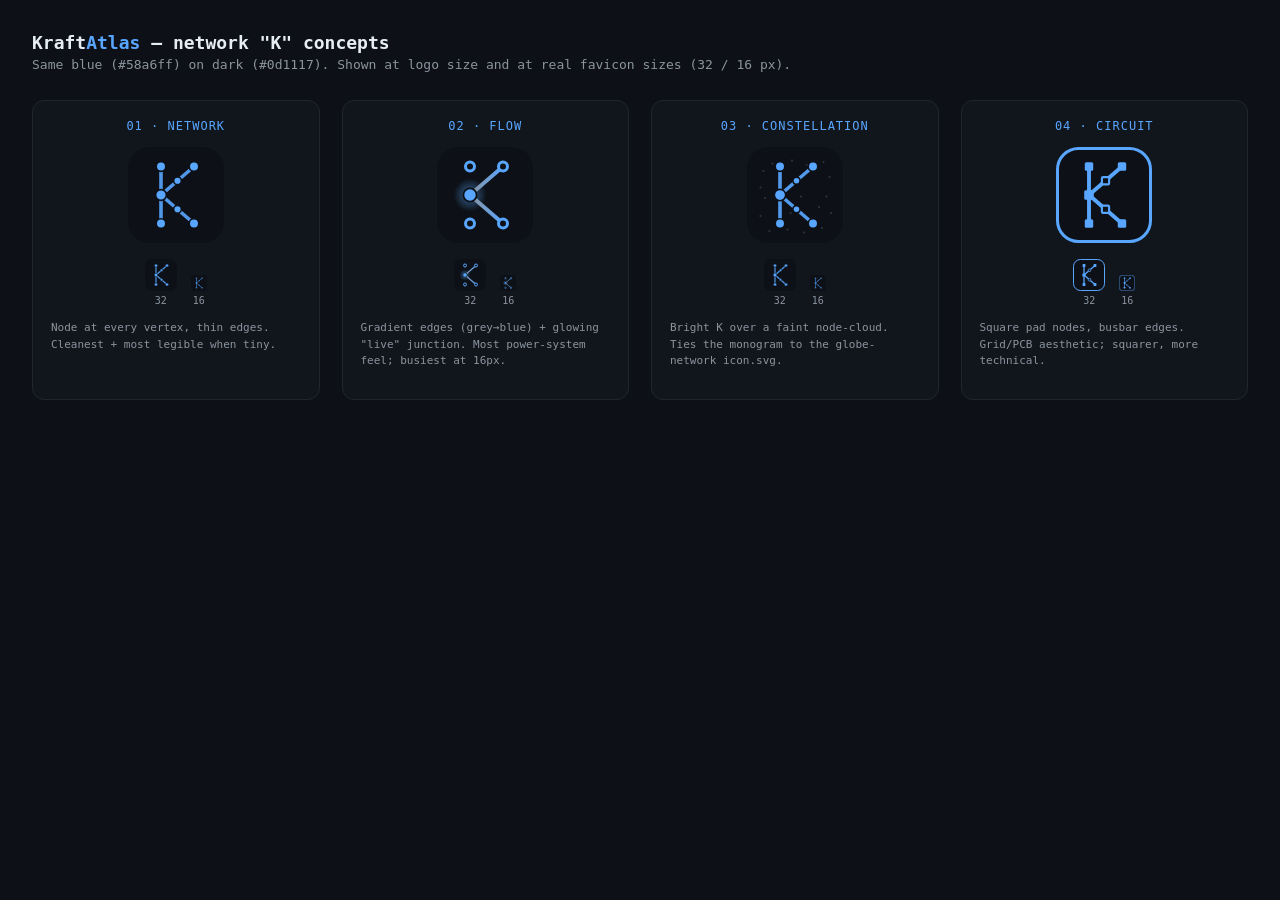
<file: assets/brand/concepts/preview.html>
<!DOCTYPE html>
<html lang="en">
<head>
<meta charset="utf-8">
<title>KraftAtlas — network "K" concepts</title>
<style>
  body{margin:0;background:#0d1117;color:#e6edf3;
       font-family:'JetBrains Mono','SF Mono',Menlo,monospace;padding:32px}
  h1{font-size:18px;font-weight:700;margin:0 0 4px}
  h1 .a{color:#58a6ff}
  p.sub{color:#8b949e;font-size:13px;margin:0 0 28px}
  .grid{display:grid;grid-template-columns:repeat(4,1fr);gap:22px}
  .card{background:#11161d;border:1px solid #21262d;border-radius:12px;padding:18px;text-align:center}
  .name{font-size:12px;color:#58a6ff;letter-spacing:1px;margin-bottom:14px}
  .big img{width:96px;height:96px;display:block;margin:0 auto 16px}
  .row{display:flex;gap:14px;align-items:flex-end;justify-content:center}
  .row figure{margin:0}
  .row img{display:block;margin:0 auto 4px}
  .row figcaption{font-size:10px;color:#8b949e}
  .desc{color:#8b949e;font-size:11px;line-height:1.5;margin-top:14px;text-align:left}
</style>
</head>
<body>
  <h1>Kraft<span class="a">Atlas</span> — network "K" concepts</h1>
  <p class="sub">Same blue (#58a6ff) on dark (#0d1117). Shown at logo size and at real favicon sizes (32 / 16 px).</p>
  <div class="grid">
    <div class="card">
      <div class="name">01 · NETWORK</div>
      <div class="big"><img src="k1-network.svg" alt="network K"></div>
      <div class="row">
        <figure><img src="k1-network.svg" width="32" height="32"><figcaption>32</figcaption></figure>
        <figure><img src="k1-network.svg" width="16" height="16"><figcaption>16</figcaption></figure>
      </div>
      <p class="desc">Node at every vertex, thin edges. Cleanest + most legible when tiny.</p>
    </div>
    <div class="card">
      <div class="name">02 · FLOW</div>
      <div class="big"><img src="k2-flow.svg" alt="flow K"></div>
      <div class="row">
        <figure><img src="k2-flow.svg" width="32" height="32"><figcaption>32</figcaption></figure>
        <figure><img src="k2-flow.svg" width="16" height="16"><figcaption>16</figcaption></figure>
      </div>
      <p class="desc">Gradient edges (grey→blue) + glowing "live" junction. Most power-system feel; busiest at 16px.</p>
    </div>
    <div class="card">
      <div class="name">03 · CONSTELLATION</div>
      <div class="big"><img src="k3-constellation.svg" alt="constellation K"></div>
      <div class="row">
        <figure><img src="k3-constellation.svg" width="32" height="32"><figcaption>32</figcaption></figure>
        <figure><img src="k3-constellation.svg" width="16" height="16"><figcaption>16</figcaption></figure>
      </div>
      <p class="desc">Bright K over a faint node-cloud. Ties the monogram to the globe-network icon.svg.</p>
    </div>
    <div class="card">
      <div class="name">04 · CIRCUIT</div>
      <div class="big"><img src="k4-circuit.svg" alt="circuit K"></div>
      <div class="row">
        <figure><img src="k4-circuit.svg" width="32" height="32"><figcaption>32</figcaption></figure>
        <figure><img src="k4-circuit.svg" width="16" height="16"><figcaption>16</figcaption></figure>
      </div>
      <p class="desc">Square pad nodes, busbar edges. Grid/PCB aesthetic; squarer, more technical.</p>
    </div>
  </div>
</body>
</html>
</file>
<file: assets/css/style.css>
/* Kraftatlas — landing page
   Palette + type mirror the live dashboard (mapboard/theme.py). */

:root {
  --bg:        #0d1117;
  --bg-soft:   #11161d;
  --card:      #161b22;
  --border:    #21262d;
  --text:      #e6edf3;
  --dim:       #8b949e;
  --accent:    #58a6ff;
  --green:     #2ea043;
  --red:       #f85149;
  --yellow:    #d29922;
  --purple:    #a371f7;

  --mono: "JetBrains Mono", "SF Mono", Menlo, monospace;
  --sans: "Inter", "Helvetica Neue", Arial, sans-serif;

  --maxw: 1120px;
  --r: 14px;

  /* theme-dependent surfaces that can't be derived from the core palette */
  --header-bg:       rgba(13,17,23,.96);
  --header-bg-solid: rgba(13,17,23,.97);
  --subnav-bg:       rgba(13,17,23,.88);
  --shot-shadow:     rgba(0,0,0,.9);
  --ink-on-accent:   #07101f;
}

/* ── Light theme — "somewhat bright": soft blue-gray, not stark white ── */
html[data-theme="light"] {
  --bg:        #e8ecf1;
  --bg-soft:   #dfe4eb;
  --card:      #f2f4f8;
  --border:    #c6cfda;
  --text:      #1a2330;
  --dim:       #5c6773;
  --accent:    #0d63c9;
  --green:     #1a7f37;
  --red:       #c2363c;
  --yellow:    #8a6205;
  --purple:    #6e40c9;

  --header-bg:       rgba(232,236,241,.95);
  --header-bg-solid: rgba(232,236,241,.98);
  --subnav-bg:       rgba(232,236,241,.9);
  --shot-shadow:     rgba(23,37,54,.3);
  --ink-on-accent:   #ffffff;
}

* { box-sizing: border-box; margin: 0; padding: 0; }

html { scroll-behavior: smooth; }

body {
  background: var(--bg);
  color: var(--text);
  font-family: var(--sans);
  font-size: 17px;
  line-height: 1.65;
  -webkit-font-smoothing: antialiased;
  text-rendering: optimizeLegibility;
  overflow-x: hidden;
}

/* faint engineering grid behind everything */
body::before {
  content: "";
  position: fixed;
  inset: 0;
  background-image:
    linear-gradient(var(--border) 1px, transparent 1px),
    linear-gradient(90deg, var(--border) 1px, transparent 1px);
  background-size: 48px 48px;
  opacity: 0.18;
  mask-image: radial-gradient(ellipse 80% 60% at 50% 0%, #000 25%, transparent 75%);
  pointer-events: none;
  z-index: 0;
}

/* Headings mirror the live dashboard's monospace brand voice */
h1, h2, h3, h4 { font-family: var(--mono); font-weight: 700; }

a { color: inherit; text-decoration: none; }

.wrap { width: 100%; max-width: var(--maxw); margin: 0 auto; padding: 0 28px; position: relative; z-index: 1; }

.mono { font-family: var(--mono); }
.accent { color: var(--accent); }
.dim { color: var(--dim); }

/* ── Kicker / eyebrow ─────────────────────────────────────── */
.kicker {
  font-family: var(--mono);
  font-size: 12px;
  letter-spacing: 3px;
  text-transform: uppercase;
  color: var(--accent);
  display: inline-flex;
  align-items: center;
  gap: 10px;
}
.kicker::before {
  content: "";
  width: 26px; height: 1px;
  background: var(--accent);
  display: inline-block;
}

/* ── Buttons ──────────────────────────────────────────────── */
.btn {
  display: inline-flex;
  align-items: center;
  gap: 9px;
  font-family: var(--mono);
  font-size: 14px;
  font-weight: 500;
  letter-spacing: 0.3px;
  padding: 13px 22px;
  border-radius: 10px;
  border: 1px solid transparent;
  transition: transform .15s ease, background .2s ease, border-color .2s ease, box-shadow .2s ease;
  cursor: pointer;
  white-space: nowrap;
}
.btn .arrow { transition: transform .2s ease; }
.btn:hover .arrow { transform: translateX(3px); }
.btn-primary {
  background: var(--accent);
  color: var(--ink-on-accent);
  font-weight: 600;
  box-shadow: 0 0 0 0 rgba(88,166,255,.45);
}
.btn-primary:hover { transform: translateY(-1px); box-shadow: 0 8px 30px -8px rgba(88,166,255,.6); }
.btn-ghost {
  background: rgba(255,255,255,.02);
  border-color: var(--border);
  color: var(--text);
}
.btn-ghost:hover { border-color: var(--accent); color: var(--accent); transform: translateY(-1px); }

/* ── Header / nav ─────────────────────────────────────────── */
header {
  position: sticky;
  top: 0;
  z-index: 50;
  -webkit-backdrop-filter: blur(8px);
  backdrop-filter: blur(8px);
  background: var(--header-bg);
  border-bottom: 1px solid transparent;
  transition: border-color .3s ease;
}
header.scrolled { border-bottom-color: var(--border); }
.nav { display: flex; align-items: center; justify-content: space-between; height: 72px; gap: 18px; }
.nav .logo img { height: 52px; display: block; }
.nav-links { display: flex; align-items: center; gap: 26px; }
.nav-links a.link {
  font-family: var(--mono);
  font-size: 13px;
  color: var(--dim);
  transition: color .2s ease;
  position: relative;
  padding-bottom: 3px;
}
.nav-links a.link:hover { color: var(--text); }
/* active indicator — underline in accent */
.nav-links a.link.active { color: var(--text); }
.nav-links a.link.active::after {
  content: '';
  position: absolute;
  bottom: -2px; left: 0; right: 0;
  height: 1px;
  background: var(--accent);
  border-radius: 1px;
}
.nav-cta { padding: 9px 16px; font-size: 13px; }

/* ── Theme toggle ─────────────────────────────────────────── */
.theme-toggle {
  background: none;
  border: 1px solid var(--border);
  border-radius: 8px;
  width: 34px; height: 34px;
  display: grid; place-items: center;
  cursor: pointer;
  color: var(--dim);
  flex-shrink: 0;
  transition: border-color .2s, color .2s;
}
.theme-toggle:hover { border-color: var(--accent); color: var(--text); }
.theme-toggle svg { width: 16px; height: 16px; stroke: currentColor; fill: none; stroke-width: 1.6; stroke-linecap: round; stroke-linejoin: round; }
/* show the icon of the theme you'd switch TO */
html[data-theme="light"] .theme-toggle .ico-sun { display: none; }
html:not([data-theme="light"]) .theme-toggle .ico-moon { display: none; }

/* ── Mobile hamburger ─────────────────────────────────────── */
.nav-hamburger {
  display: none;
  background: none;
  border: 1px solid var(--border);
  border-radius: 8px;
  padding: 7px 10px;
  cursor: pointer;
  color: var(--dim);
  align-items: center;
  gap: 6px;
  font-family: var(--mono);
  font-size: 12px;
  flex-shrink: 0;
  transition: border-color .2s, color .2s;
}
.nav-hamburger:hover { border-color: var(--accent); color: var(--text); }
@media (max-width: 760px) {
  .nav-hamburger { display: flex; }
  .nav-links a.link { display: none; }
  .nav-links.open {
    position: absolute;
    top: 72px; left: 0; right: 0;
    flex-direction: column;
    align-items: flex-start;
    gap: 0;
    background: var(--header-bg-solid);
    backdrop-filter: blur(12px);
    border-bottom: 1px solid var(--border);
    padding: 12px 28px 18px;
    z-index: 49;
  }
  .nav-links.open a.link {
    display: block;
    padding: 11px 0;
    font-size: 15px;
    border-bottom: 1px solid var(--border);
    width: 100%;
  }
  .nav-links.open a.link:last-of-type { border-bottom: none; }
  .nav-links.open .nav-cta { margin-top: 14px; width: 100%; justify-content: center; }
}

/* ── Product sub-nav (sticky section tabs) ────────────────── */
.subnav {
  position: sticky;
  top: 72px;
  z-index: 40;
  background: var(--subnav-bg);
  backdrop-filter: blur(8px);
  border-bottom: 1px solid var(--border);
}
.subnav .wrap {
  display: flex;
  gap: 0;
  height: 42px;
  align-items: stretch;
  padding-top: 0;
  padding-bottom: 0;
}
.subnav a {
  font-family: var(--mono);
  font-size: 12px;
  letter-spacing: 0.3px;
  color: var(--dim);
  padding: 0 18px;
  display: flex;
  align-items: center;
  border-bottom: 2px solid transparent;
  transition: color .15s ease, border-color .15s ease;
  white-space: nowrap;
}
.subnav a:hover { color: var(--text); }
.subnav a.active { color: var(--accent); border-bottom-color: var(--accent); }

/* ── Hero ─────────────────────────────────────────────────── */
.hero { position: relative; padding: 78px 0 40px; }
.hero-grid {
  display: grid;
  grid-template-columns: 1.05fr 0.95fr;
  gap: 40px;
  align-items: center;
}
.hero h1 {
  font-size: clamp(32px, 4.4vw, 50px);
  line-height: 1.08;
  letter-spacing: -1.3px;
  font-weight: 700;
  margin: 22px 0 20px;
}
.hero h1 .soft { color: var(--dim); }
.hero p.lead {
  font-size: clamp(17px, 2vw, 20px);
  color: var(--dim);
  max-width: 33ch;
  margin-bottom: 32px;
}
.hero-cta { display: flex; gap: 14px; flex-wrap: wrap; }
.hero-note {
  margin-top: 22px;
  font-family: var(--mono);
  font-size: 12.5px;
  color: var(--dim);
  display: flex;
  align-items: center;
  gap: 9px;
}
.pulse-dot {
  width: 8px; height: 8px; border-radius: 50%;
  background: var(--green);
  box-shadow: 0 0 0 0 rgba(46,160,67,.7);
  animation: pulse 2.2s infinite;
}
@keyframes pulse {
  0%   { box-shadow: 0 0 0 0 rgba(46,160,67,.55); }
  70%  { box-shadow: 0 0 0 7px rgba(46,160,67,0); }
  100% { box-shadow: 0 0 0 0 rgba(46,160,67,0); }
}

/* animated grid canvas frame */
.grid-stage {
  position: relative;
  aspect-ratio: 1 / 1;
  border: 1px solid var(--border);
  border-radius: var(--r);
  background:
    radial-gradient(120% 120% at 70% 10%, rgba(88,166,255,.10), transparent 55%),
    var(--bg-soft);
  overflow: hidden;
}
.grid-stage .flow-video {
  position: absolute; inset: 0; width: 100%; height: 100%;
  object-fit: cover; display: block;
}
/* subtle vignette so the corner labels and brand stay legible over the map */
.grid-stage::after {
  content: ""; position: absolute; inset: 0; pointer-events: none;
  background:
    linear-gradient(180deg, rgba(13,17,23,.45) 0%, transparent 22%, transparent 80%, rgba(13,17,23,.55) 100%),
    radial-gradient(120% 120% at 50% 50%, transparent 60%, rgba(13,17,23,.35) 100%);
}
.grid-stage .corner {
  z-index: 2;
  position: absolute;
  font-family: var(--mono);
  font-size: 10.5px;
  letter-spacing: 1.5px;
  color: var(--dim);
  text-transform: uppercase;
}
.grid-stage .corner.tl { top: 14px; left: 16px; }
.grid-stage .corner.br { bottom: 14px; right: 16px; color: var(--accent); }

@media (max-width: 880px) {
  .hero-grid { grid-template-columns: 1fr; }
  .grid-stage { max-width: 460px; margin: 8px auto 0; }
}

/* ── Trust strip ──────────────────────────────────────────── */
.strip {
  border-top: 1px solid var(--border);
  border-bottom: 1px solid var(--border);
  margin-top: 56px;
}
.strip .wrap {
  display: flex;
  flex-wrap: wrap;
  gap: 14px 44px;
  padding-top: 22px;
  padding-bottom: 22px;
  font-family: var(--mono);
  font-size: 13px;
  color: var(--dim);
}
.strip b { color: var(--text); font-weight: 600; }

/* ── Section scaffolding ──────────────────────────────────── */
section.block { padding: 96px 0; }
.section-head { max-width: 720px; margin-bottom: 48px; }
.section-head h2 {
  font-size: clamp(28px, 3.6vw, 40px);
  letter-spacing: -1px;
  line-height: 1.1;
  margin: 16px 0 16px;
  font-weight: 700;
}
.section-head p { color: var(--dim); font-size: 18px; }

/* ── Pain → solution cards ────────────────────────────────── */
.cols { display: grid; grid-template-columns: repeat(3, 1fr); gap: 20px; }
@media (max-width: 880px) { .cols { grid-template-columns: 1fr; } }
.card {
  background: var(--card);
  border: 1px solid var(--border);
  border-radius: var(--r);
  padding: 26px;
  transition: border-color .25s ease, transform .25s ease;
}
.card:hover { border-color: #2d3540; transform: translateY(-3px); }
.card .ico {
  width: 38px; height: 38px;
  display: grid; place-items: center;
  border-radius: 9px;
  background: rgba(88,166,255,.10);
  border: 1px solid var(--border);
  margin-bottom: 16px;
}
.card .ico svg { width: 19px; height: 19px; stroke: var(--accent); fill: none; stroke-width: 1.7; }
.card h3 { font-size: 18px; margin-bottom: 8px; letter-spacing: -0.2px; }
.card p { color: var(--dim); font-size: 15.5px; }

/* ── Showcase (screenshots) ───────────────────────────────── */
.showcase { display: grid; grid-template-columns: 1fr 1fr; gap: 28px 56px; align-items: center; }
.showcase.flip .copy { order: 2; }
@media (max-width: 920px) { .showcase, .showcase.flip { grid-template-columns: 1fr; }
  .showcase.flip .copy { order: 0; } }
.showcase + .showcase { margin-top: 88px; }
.shot {
  border: 1px solid var(--border);
  border-radius: var(--r);
  overflow: hidden;
  background: var(--bg-soft);
  box-shadow: 0 30px 80px -40px var(--shot-shadow);
  transition: transform .3s ease;
}
.shot:hover { transform: translateY(-4px); }
.shot .bar {
  height: 34px; display: flex; align-items: center; gap: 7px;
  padding: 0 14px; border-bottom: 1px solid var(--border); background: var(--bg);
}
.shot .bar i { width: 10px; height: 10px; border-radius: 50%; background: var(--border); display: inline-block; }
.shot .bar .addr {
  margin-left: 12px; font-family: var(--mono); font-size: 11px; color: var(--dim);
}
.shot img { width: 100%; display: block; }
.copy h3 { font-size: 24px; letter-spacing: -0.5px; margin-bottom: 14px; }
.copy p { color: var(--dim); margin-bottom: 16px; }
.feature-list { list-style: none; display: grid; gap: 11px; }
.feature-list li { display: flex; gap: 11px; font-size: 15.5px; color: var(--text); align-items: flex-start; }
.feature-list li::before {
  content: "→"; color: var(--accent); font-family: var(--mono); flex: none; line-height: 1.5;
}
.tag {
  display: inline-block; font-family: var(--mono); font-size: 11px; letter-spacing: 1px;
  text-transform: uppercase; padding: 4px 10px; border-radius: 6px; border: 1px solid var(--border);
  color: var(--dim); margin-bottom: 18px;
}
.tag.free { color: var(--green); border-color: rgba(46,160,67,.35); background: rgba(46,160,67,.08); }
.tag.edge { color: var(--accent); border-color: rgba(88,166,255,.35); background: rgba(88,166,255,.08); }

/* "coming soon" pill */
.badge-soon {
  display: inline-block; font-family: var(--mono); font-size: 10.5px; letter-spacing: 1px;
  text-transform: uppercase; padding: 3px 9px; border-radius: 6px; vertical-align: middle;
  color: var(--yellow); border: 1px solid rgba(210,153,34,.4); background: rgba(210,153,34,.08);
}

/* "record accruing" pill — green sibling of .badge-soon */
.badge-live {
  display: inline-block; font-family: var(--mono); font-size: 10.5px; letter-spacing: 1px;
  text-transform: uppercase; padding: 3px 9px; border-radius: 6px; vertical-align: middle;
  color: var(--green); border: 1px solid rgba(46,160,67,.4); background: rgba(46,160,67,.08);
}

/* 4-up card row (forecast pillars, scorecard rules) */
.cols.cols-4 { grid-template-columns: repeat(4, 1fr); }
@media (max-width: 1000px) { .cols.cols-4 { grid-template-columns: repeat(2, 1fr); } }
@media (max-width: 620px)  { .cols.cols-4 { grid-template-columns: 1fr; } }

/* ── Scoreboard table ─────────────────────────────────────── */
.score-card {
  border: 1px solid var(--border); border-radius: var(--r);
  overflow: hidden; background: var(--card);
}
.score-scroll { overflow-x: auto; }
.score-table { width: 100%; border-collapse: collapse; font-size: 14.5px; }
.score-table th {
  font-family: var(--mono); font-size: 11px; letter-spacing: 1.5px; text-transform: uppercase;
  color: var(--dim); text-align: left; padding: 14px 18px;
  border-bottom: 1px solid var(--border); background: var(--bg); white-space: nowrap;
}
.score-table td { padding: 16px 18px; border-bottom: 1px solid var(--border); }
.score-table tr:last-child td { border-bottom: none; }
.score-empty td { text-align: center; padding: 52px 18px; }
.score-empty .big {
  font-family: var(--mono); font-size: 15px; letter-spacing: 2px;
  color: var(--yellow); display: block; margin-bottom: 9px;
}
.score-empty .sub { color: var(--dim); font-size: 14.5px; }
.score-note {
  margin-top: 14px; font-family: var(--mono); font-size: 12.5px; color: var(--dim);
  display: flex; align-items: center; gap: 9px;
}

/* ── Pipeline ─────────────────────────────────────────────── */
.pipe { display: grid; grid-template-columns: repeat(4, 1fr); gap: 0; margin-top: 10px; }
@media (max-width: 880px) { .pipe { grid-template-columns: 1fr 1fr; } }
.pipe .stage { position: relative; padding: 24px 22px; border: 1px solid var(--border); background: var(--card); }
.pipe .stage:not(:last-child) { border-right: none; }
@media (max-width: 880px) { .pipe .stage:nth-child(2n) { border-left: none; } .pipe .stage { border-right: 1px solid var(--border); } }
.pipe .stage:first-child { border-radius: var(--r) 0 0 var(--r); }
.pipe .stage:last-child  { border-radius: 0 var(--r) var(--r) 0; }
.pipe .step { font-family: var(--mono); font-size: 11px; color: var(--accent); letter-spacing: 1.5px; }
.pipe .stage h4 { font-size: 16px; margin: 10px 0 7px; }
.pipe .stage p { font-size: 13.5px; color: var(--dim); }
@media (max-width: 880px) {
  .pipe .stage:first-child { border-radius: var(--r) var(--r) 0 0; }
  .pipe .stage:last-child  { border-radius: 0 0 var(--r) var(--r); }
}

/* ── Roadmap ──────────────────────────────────────────────── */
.timeline { display: grid; grid-template-columns: repeat(3, 1fr); gap: 20px; }
@media (max-width: 880px) { .timeline { grid-template-columns: 1fr; } }
.phase {
  border: 1px solid var(--border); border-radius: var(--r); padding: 26px; background: var(--card);
  position: relative; overflow: hidden;
}
.phase::before { content: ""; position: absolute; top: 0; left: 0; width: 100%; height: 2px; background: var(--accent); opacity: .35; }
.phase .when { font-family: var(--mono); font-size: 12px; color: var(--accent); letter-spacing: 1px; }
.phase h3 { font-size: 19px; margin: 12px 0 12px; }
.phase ul { list-style: none; display: grid; gap: 9px; }
.phase li { font-size: 14.5px; color: var(--dim); display: flex; gap: 9px; }
.phase li::before { content: "—"; color: var(--border); }
.phase.now::before { opacity: 1; }
.phase.now { box-shadow: inset 0 0 0 1px rgba(88,166,255,.25); }

/* ── Collaborate card ─────────────────────────────────────── */
.collab-card {
  border: 1px solid var(--border);
  border-radius: var(--r);
  background: var(--card);
  padding: 48px;
  display: grid;
  grid-template-columns: 1fr auto;
  gap: 48px;
  align-items: center;
  position: relative;
  overflow: hidden;
}
.collab-card::before {
  content: '';
  position: absolute;
  top: 0; left: 0; right: 0;
  height: 2px;
  background: linear-gradient(90deg, var(--accent), var(--purple));
}
.collab-copy h2 {
  font-size: clamp(22px, 2.8vw, 32px);
  letter-spacing: -0.8px;
  line-height: 1.15;
  margin: 14px 0 16px;
}
.collab-copy p { color: var(--dim); font-size: 16px; max-width: 60ch; }
.collab-copy p + p { margin-top: 10px; }
.collab-actions { display: flex; flex-direction: column; gap: 12px; min-width: 195px; }
@media (max-width: 820px) {
  .collab-card { grid-template-columns: 1fr; padding: 32px; gap: 28px; }
  .collab-actions { flex-direction: row; flex-wrap: wrap; }
}

/* ── CTA band ─────────────────────────────────────────────── */
.cta-band { text-align: center; padding: 110px 0; position: relative; }
.cta-band h2 { font-size: clamp(30px, 4.5vw, 50px); letter-spacing: -1.4px; line-height: 1.06; margin-bottom: 18px; }
.cta-band p { color: var(--dim); font-size: 19px; max-width: 52ch; margin: 0 auto 34px; }
.cta-band .hero-cta { justify-content: center; }

/* ── Footer ───────────────────────────────────────────────── */
footer { border-top: 1px solid var(--border); padding: 46px 0; }
.foot { display: flex; justify-content: space-between; align-items: center; gap: 20px; flex-wrap: wrap; }
.foot img { height: 26px; opacity: .9; }
.foot .meta { font-family: var(--mono); font-size: 12.5px; color: var(--dim); }
.foot a.link { color: var(--dim); }
.foot a.link:hover { color: var(--accent); }
.foot-links { display: flex; gap: 22px; font-family: var(--mono); font-size: 13px; }

/* ── Scroll reveal ────────────────────────────────────────── */
.reveal { opacity: 0; transform: translateY(20px); transition: opacity .7s ease, transform .7s ease; }
.reveal.in { opacity: 1; transform: none; }
@media (prefers-reduced-motion: reduce) {
  .reveal { opacity: 1; transform: none; transition: none; }
  html { scroll-behavior: auto; }
}
</file>
